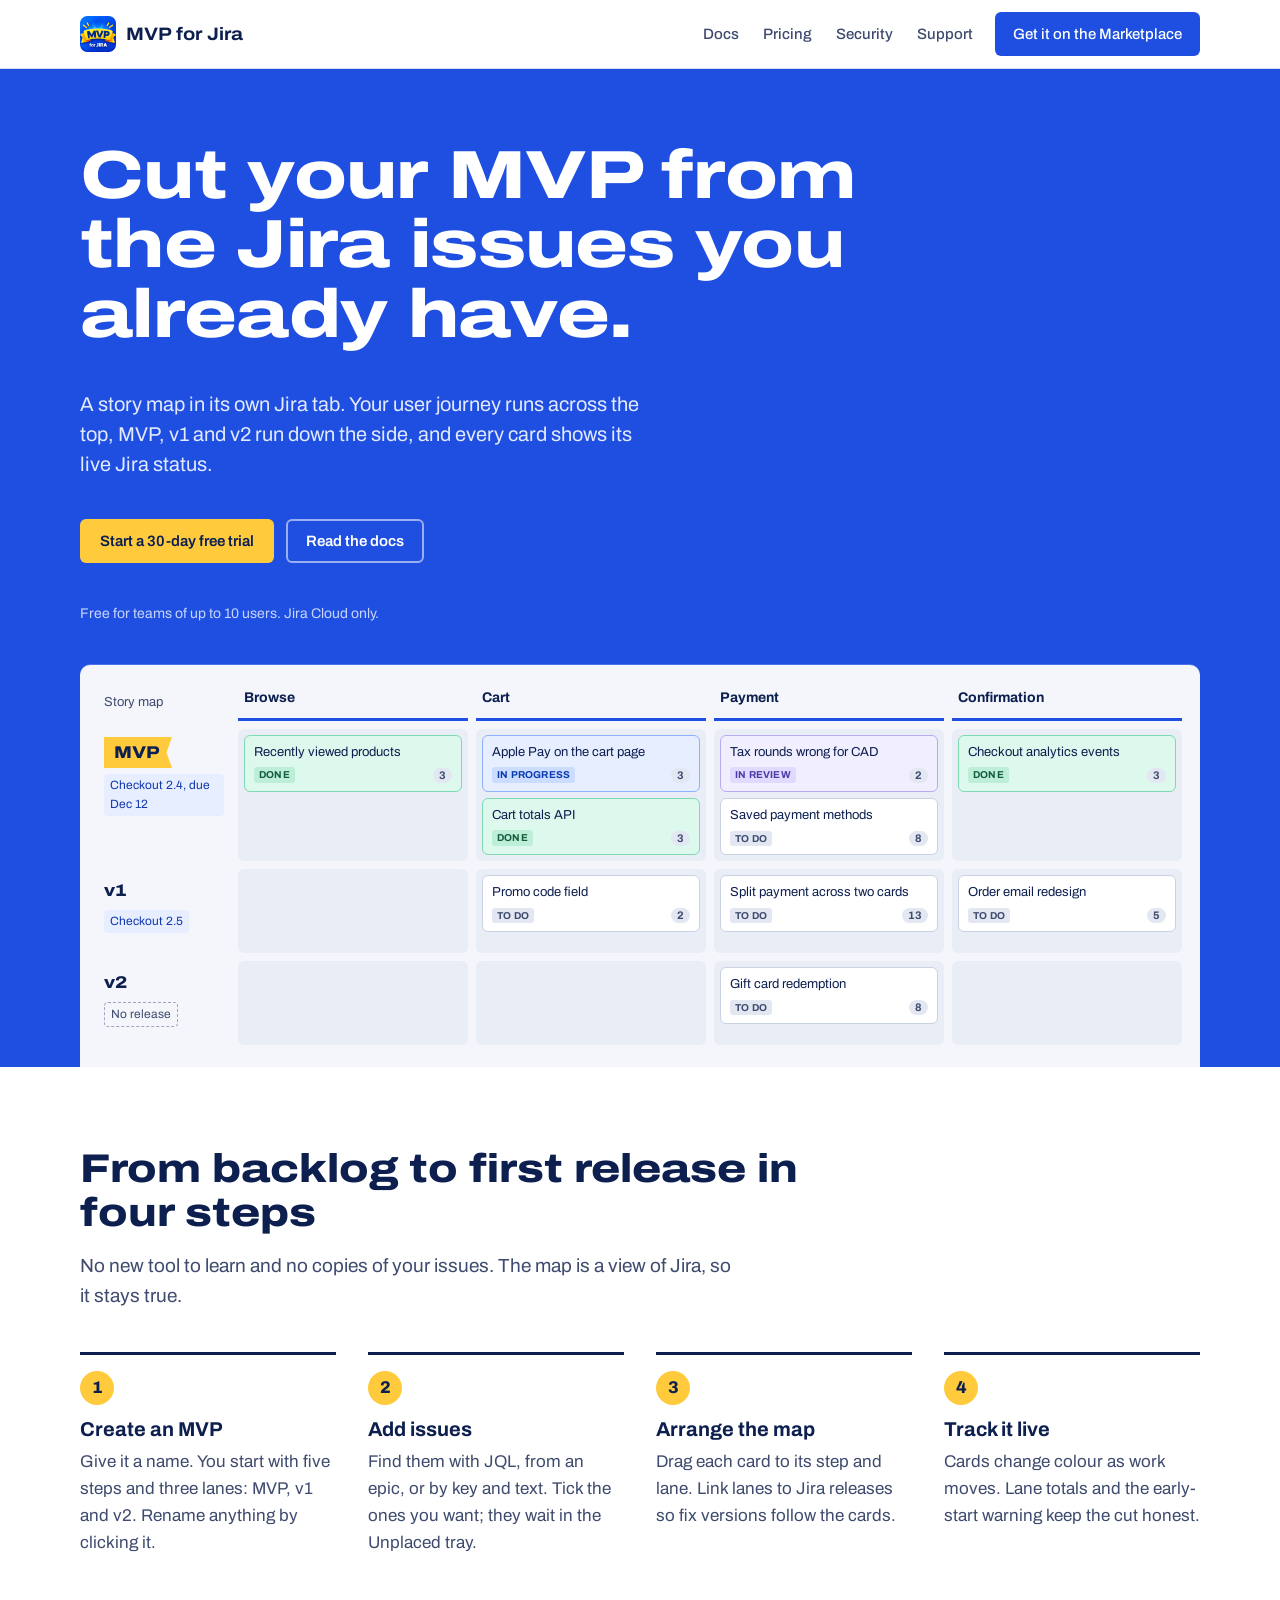
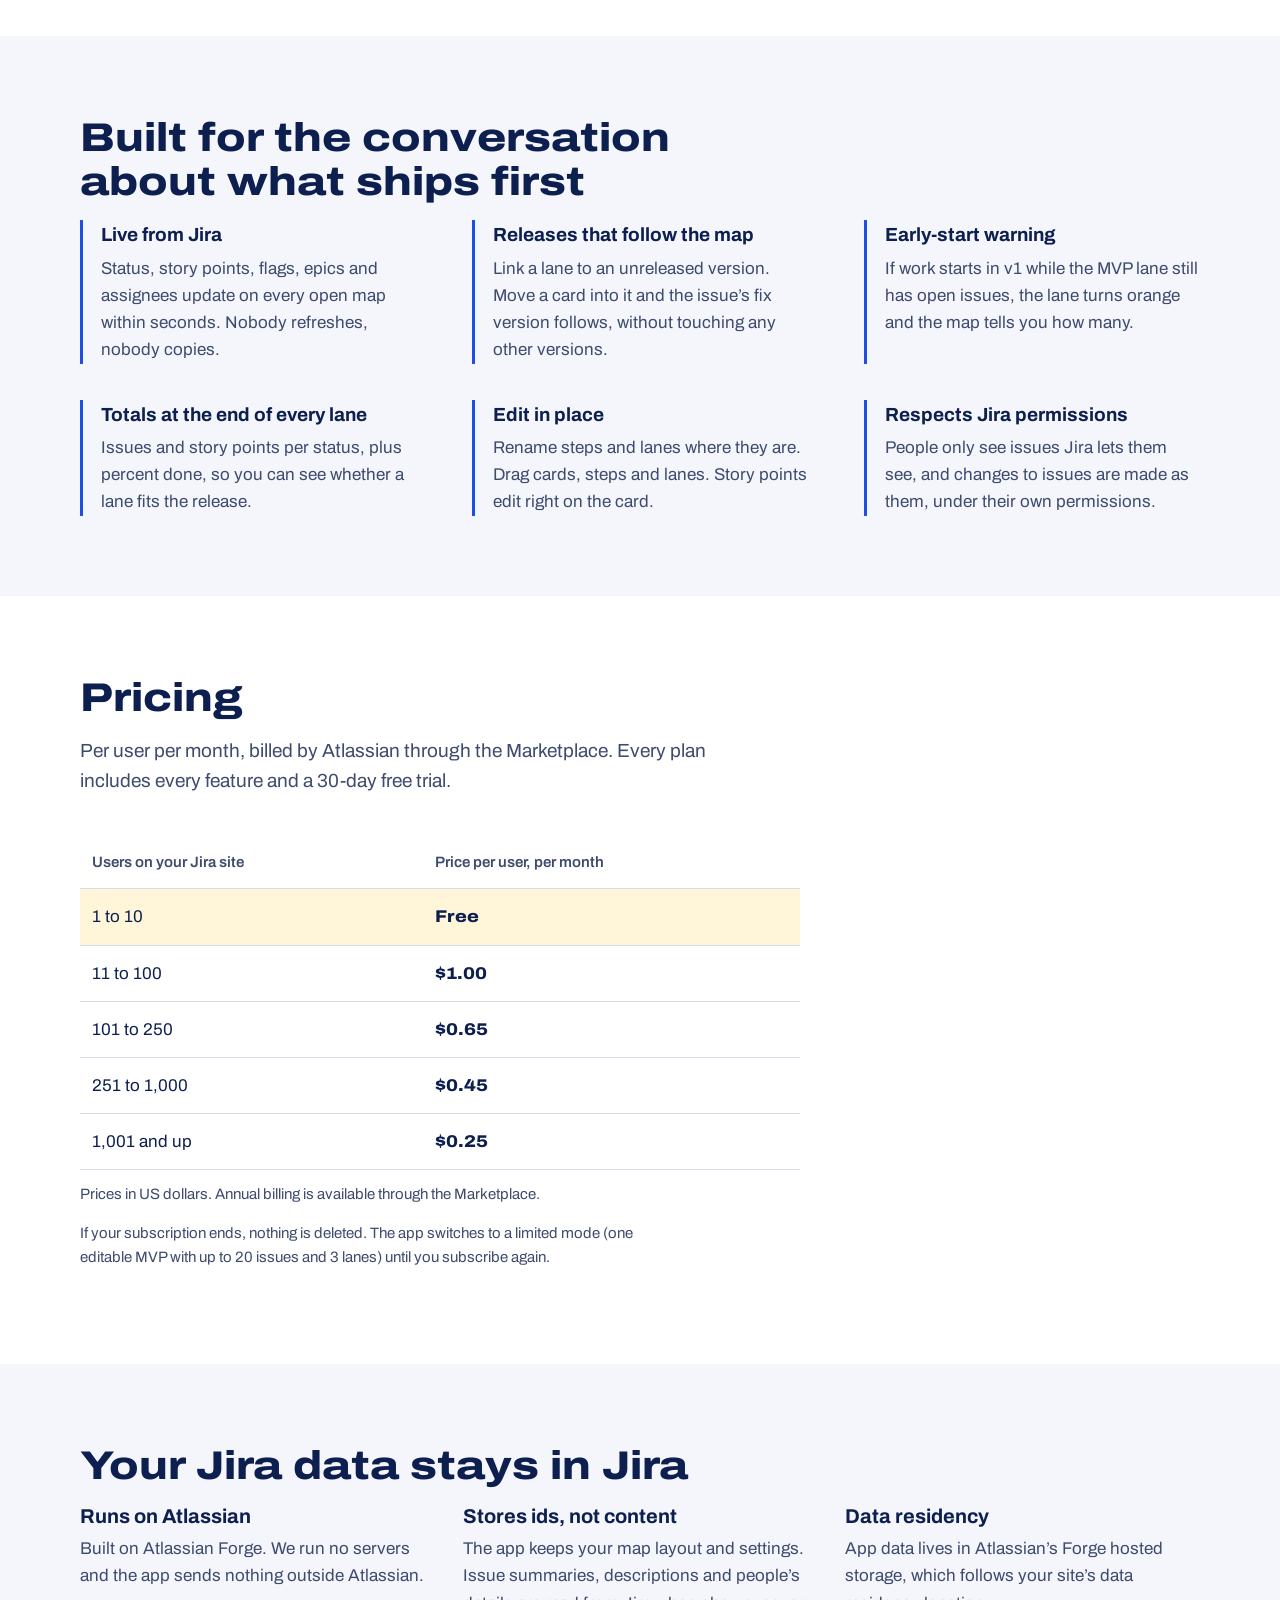
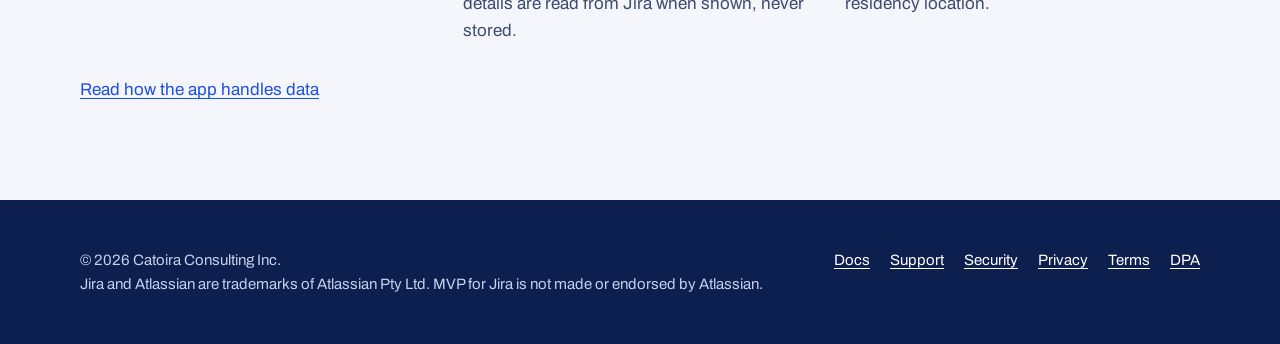
<file: index.html>
<!doctype html>
<html lang="en">
<head>
<meta charset="utf-8">
<meta name="viewport" content="width=device-width, initial-scale=1">
<title>MVP for Jira: story maps for your first release</title>
<meta name="description" content="A story map in its own Jira tab. Lay out your user journey, cut MVP, v1 and v2 from the issues you already have, and watch every card follow its live Jira status.">
<link rel="icon" href="assets/favicon.png">
<link rel="apple-touch-icon" href="assets/apple-touch-icon.png">
<link rel="stylesheet" href="assets/site.css">
</head>
<body>
<a class="skip" href="#main">Skip to content</a>
<header class="site-head">
  <div class="wrap">
    <a class="brand" href="./"><img src="assets/icon.png" alt="" width="36" height="36">MVP for Jira</a>
    <nav class="site-nav" aria-label="Main">
      <a href="docs.html">Docs</a>
      <a href="#pricing">Pricing</a>
      <a href="security.html">Security</a>
      <a href="support.html">Support</a>
      <!-- MARKETPLACE_URL: replace with the listing URL once it exists -->
      <a class="btn btn-blue" href="https://marketplace.atlassian.com/search?query=MVP%20for%20Jira">Get it on the Marketplace</a>
    </nav>
  </div>
</header>

<main id="main">
  <section class="hero" aria-labelledby="hero-title">
    <div class="wrap">
      <h1 id="hero-title">Cut your MVP from the Jira issues you already have.</h1>
      <p class="lede">A story map in its own Jira tab. Your user journey runs across the top, MVP, v1 and v2 run down the side, and every card shows its live Jira status.</p>
      <div class="actions">
        <a class="btn btn-primary" href="https://marketplace.atlassian.com/search?query=MVP%20for%20Jira">Start a 30-day free trial</a>
        <a class="btn btn-ghost" href="docs.html">Read the docs</a>
      </div>
      <p class="fine">Free for teams of up to 10 users. Jira Cloud only.</p>

      <div class="map" role="img" aria-label="Example story map: steps Browse, Cart, Payment and Confirmation across the top; lanes MVP, v1 and v2 down the side, with issue cards coloured by status.">
        <div class="map-scroll">
          <div class="map-grid" aria-hidden="true">
            <div class="map-corner">Story map</div>
            <div class="map-step">Browse</div>
            <div class="map-step">Cart</div>
            <div class="map-step">Payment</div>
            <div class="map-step">Confirmation</div>

            <div class="lane-head"><span class="lane-name ribbon">MVP</span><span class="release">Checkout 2.4, due Dec 12</span></div>
            <div class="cell"><div class="card done">Recently viewed products<div class="meta"><span class="st">DONE</span><span class="pts">3</span></div></div></div>
            <div class="cell"><div class="card prog">Apple Pay on the cart page<div class="meta"><span class="st">IN PROGRESS</span><span class="pts">3</span></div></div><div class="card done">Cart totals API<div class="meta"><span class="st">DONE</span><span class="pts">3</span></div></div></div>
            <div class="cell"><div class="card rev">Tax rounds wrong for CAD<div class="meta"><span class="st">IN REVIEW</span><span class="pts">2</span></div></div><div class="card landing">Saved payment methods<div class="meta"><span class="st">TO DO</span><span class="pts">8</span></div></div></div>
            <div class="cell"><div class="card done">Checkout analytics events<div class="meta"><span class="st">DONE</span><span class="pts">3</span></div></div></div>

            <div class="lane-head"><span class="lane-name">v1</span><span class="release">Checkout 2.5</span></div>
            <div class="cell"></div>
            <div class="cell"><div class="card">Promo code field<div class="meta"><span class="st">TO DO</span><span class="pts">2</span></div></div></div>
            <div class="cell"><div class="card">Split payment across two cards<div class="meta"><span class="st">TO DO</span><span class="pts">13</span></div></div></div>
            <div class="cell"><div class="card">Order email redesign<div class="meta"><span class="st">TO DO</span><span class="pts">5</span></div></div></div>

            <div class="lane-head"><span class="lane-name">v2</span><span class="release none">No release</span></div>
            <div class="cell"></div>
            <div class="cell"></div>
            <div class="cell"><div class="card">Gift card redemption<div class="meta"><span class="st">TO DO</span><span class="pts">8</span></div></div></div>
            <div class="cell"></div>
          </div>
        </div>
      </div>
    </div>
  </section>

  <section class="band" aria-labelledby="how-title">
    <div class="wrap">
      <h2 id="how-title">From backlog to first release in four steps</h2>
      <p class="intro">No new tool to learn and no copies of your issues. The map is a view of Jira, so it stays true.</p>
      <ol class="steps">
        <li><h3>Create an MVP</h3><p>Give it a name. You start with five steps and three lanes: MVP, v1 and v2. Rename anything by clicking it.</p></li>
        <li><h3>Add issues</h3><p>Find them with JQL, from an epic, or by key and text. Tick the ones you want; they wait in the Unplaced tray.</p></li>
        <li><h3>Arrange the map</h3><p>Drag each card to its step and lane. Link lanes to Jira releases so fix versions follow the cards.</p></li>
        <li><h3>Track it live</h3><p>Cards change colour as work moves. Lane totals and the early-start warning keep the cut honest.</p></li>
      </ol>
    </div>
  </section>

  <section class="band alt" aria-labelledby="features-title">
    <div class="wrap">
      <h2 id="features-title">Built for the conversation about what ships first</h2>
      <dl class="features">
        <div><dt>Live from Jira</dt><dd>Status, story points, flags, epics and assignees update on every open map within seconds. Nobody refreshes, nobody copies.</dd></div>
        <div><dt>Releases that follow the map</dt><dd>Link a lane to an unreleased version. Move a card into it and the issue’s fix version follows, without touching any other versions.</dd></div>
        <div><dt>Early-start warning</dt><dd>If work starts in v1 while the MVP lane still has open issues, the lane turns orange and the map tells you how many.</dd></div>
        <div><dt>Totals at the end of every lane</dt><dd>Issues and story points per status, plus percent done, so you can see whether a lane fits the release.</dd></div>
        <div><dt>Edit in place</dt><dd>Rename steps and lanes where they are. Drag cards, steps and lanes. Story points edit right on the card.</dd></div>
        <div><dt>Respects Jira permissions</dt><dd>People only see issues Jira lets them see, and changes to issues are made as them, under their own permissions.</dd></div>
      </dl>
    </div>
  </section>

  <section class="band" id="pricing" aria-labelledby="pricing-title">
    <div class="wrap">
      <h2 id="pricing-title">Pricing</h2>
      <p class="intro">Per user per month, billed by Atlassian through the Marketplace. Every plan includes every feature and a 30-day free trial.</p>
      <table class="price-table">
        <caption class="note" style="caption-side: bottom; text-align: left; padding-top: 12px">Prices in US dollars. Annual billing is available through the Marketplace.</caption>
        <thead><tr><th scope="col">Users on your Jira site</th><th scope="col">Price per user, per month</th></tr></thead>
        <tbody>
          <tr class="free"><td>1 to 10</td><td class="price">Free</td></tr>
          <tr><td>11 to 100</td><td class="price">$1.00</td></tr>
          <tr><td>101 to 250</td><td class="price">$0.65</td></tr>
          <tr><td>251 to 1,000</td><td class="price">$0.45</td></tr>
          <tr><td>1,001 and up</td><td class="price">$0.25</td></tr>
        </tbody>
      </table>
      <p class="note">If your subscription ends, nothing is deleted. The app switches to a limited mode (one editable MVP with up to 20 issues and 3 lanes) until you subscribe again.</p>
    </div>
  </section>

  <section class="band alt" aria-labelledby="trust-title">
    <div class="wrap">
      <h2 id="trust-title">Your Jira data stays in Jira</h2>
      <div class="trust">
        <div><h3>Runs on Atlassian</h3><p>Built on Atlassian Forge. We run no servers and the app sends nothing outside Atlassian.</p></div>
        <div><h3>Stores ids, not content</h3><p>The app keeps your map layout and settings. Issue summaries, descriptions and people’s details are read from Jira when shown, never stored.</p></div>
        <div><h3>Data residency</h3><p>App data lives in Atlassian’s Forge hosted storage, which follows your site’s data residency location.</p></div>
      </div>
      <p style="margin-top: 32px"><a href="security.html">Read how the app handles data</a></p>
    </div>
  </section>
</main>

<footer class="site-foot">
  <div class="wrap">
    <div>
      <p>© 2026 Catoira Consulting Inc.</p>
      <p>Jira and Atlassian are trademarks of Atlassian Pty Ltd. MVP for Jira is not made or endorsed by Atlassian.</p>
    </div>
    <nav aria-label="Footer">
      <a href="docs.html">Docs</a>
      <a href="support.html">Support</a>
      <a href="security.html">Security</a>
      <a href="privacy.html">Privacy</a>
      <a href="terms.html">Terms</a>
      <a href="dpa.html">DPA</a>
    </nav>
  </div>
</footer>
</body>
</html>
</file>
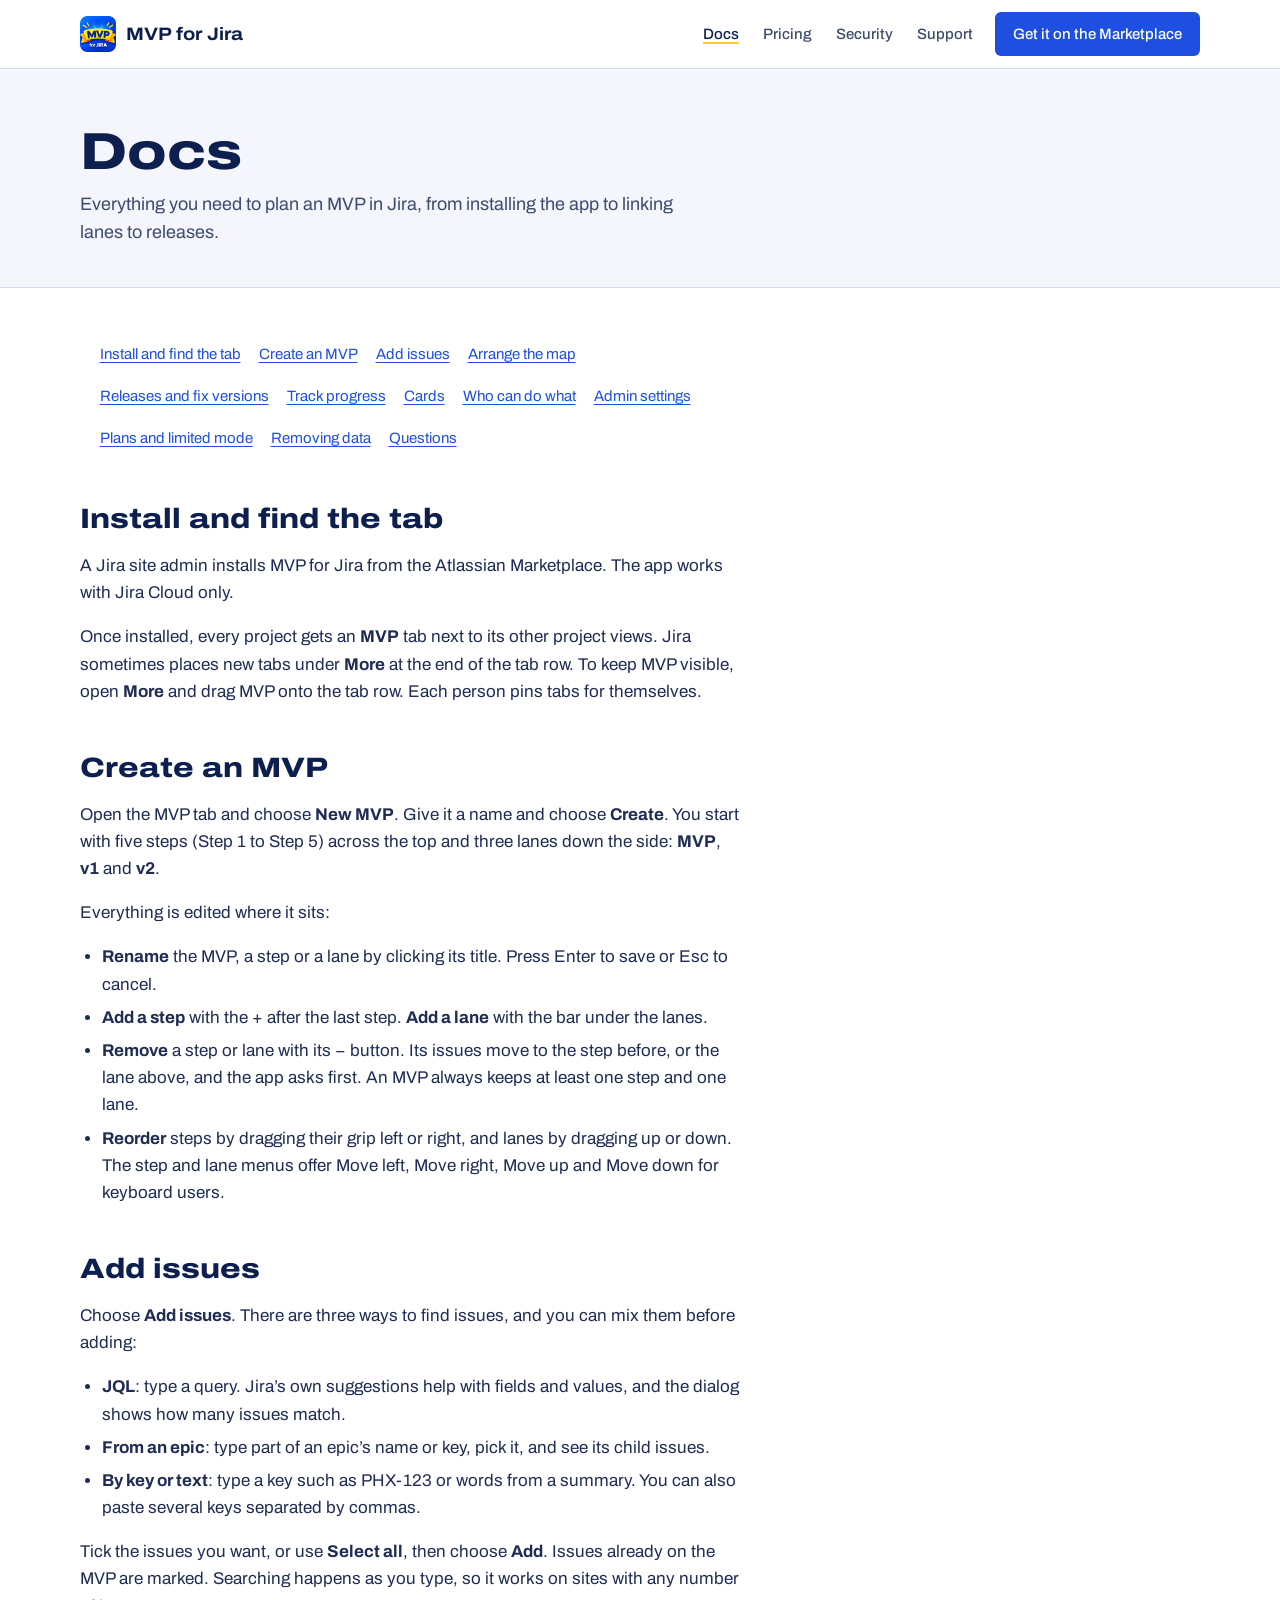
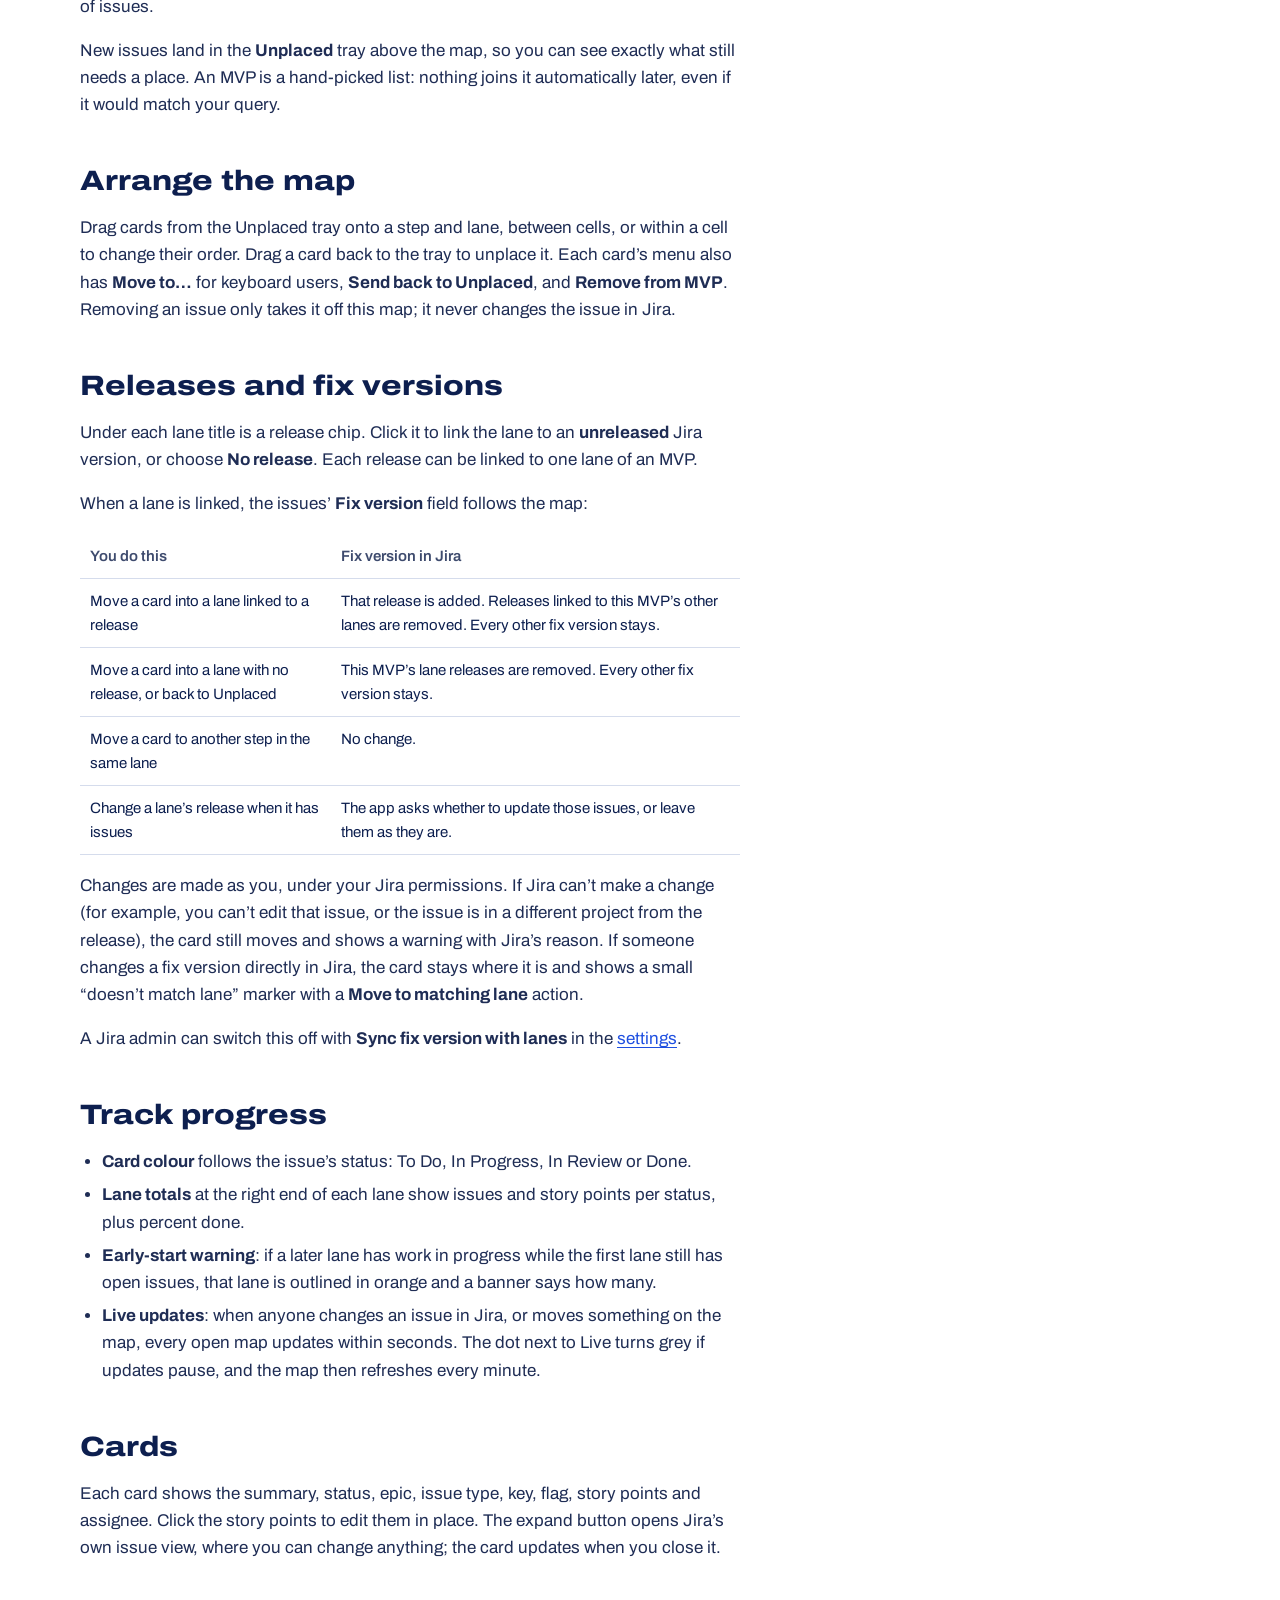
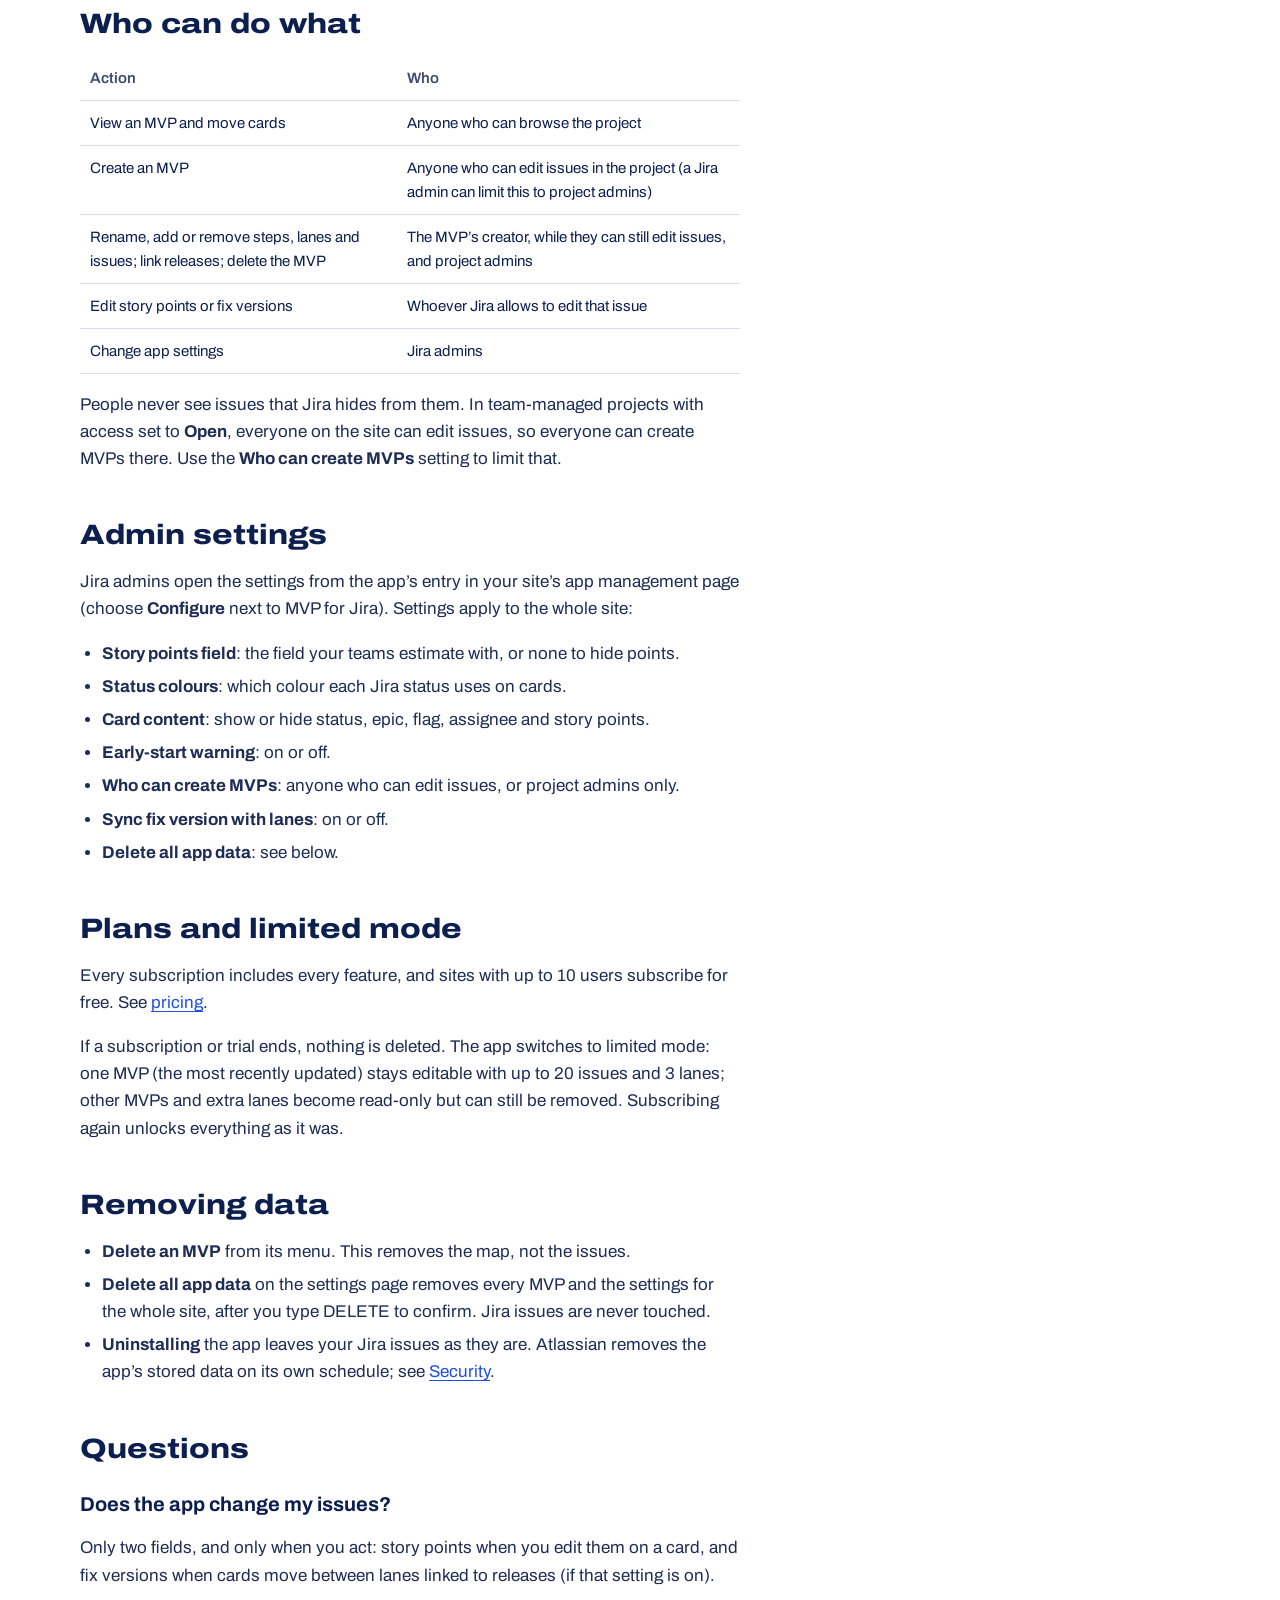
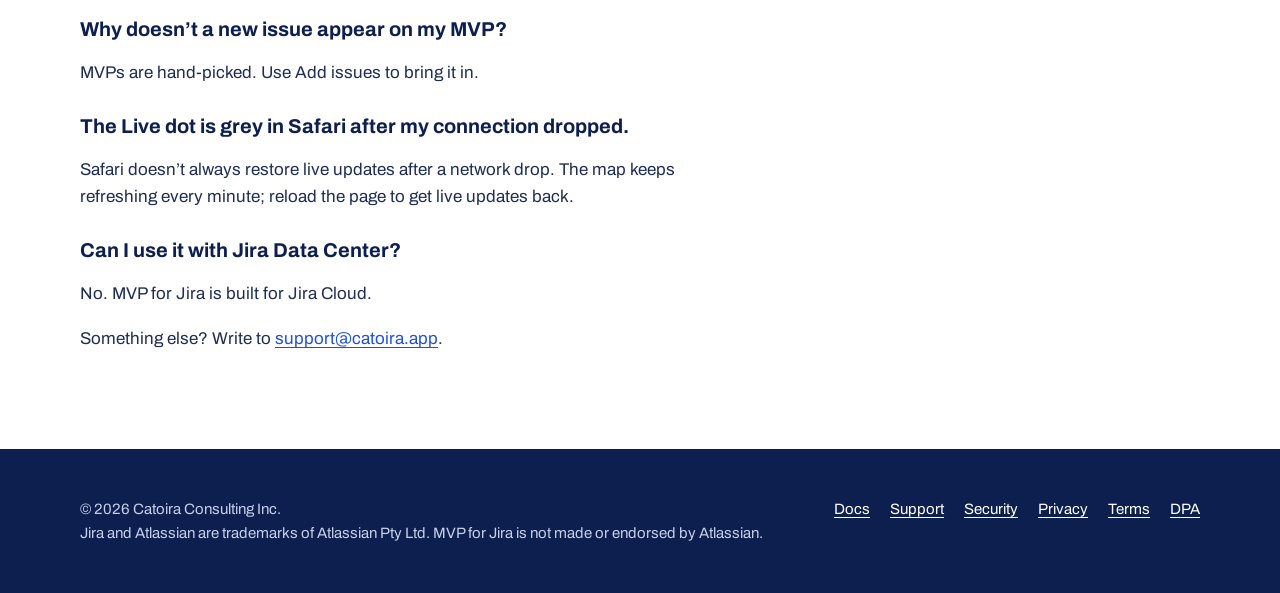
<file: docs.html>
<!doctype html>
<html lang="en">
<head>
<meta charset="utf-8">
<meta name="viewport" content="width=device-width, initial-scale=1">
<title>Docs | MVP for Jira</title>
<meta name="description" content="How to install MVP for Jira, build a story map, link lanes to releases, and manage settings.">
<link rel="icon" href="assets/favicon.png">
<link rel="apple-touch-icon" href="assets/apple-touch-icon.png">
<link rel="stylesheet" href="assets/site.css">
</head>
<body>
<a class="skip" href="#main">Skip to content</a>
<header class="site-head">
  <div class="wrap">
    <a class="brand" href="./"><img src="assets/icon.png" alt="" width="36" height="36">MVP for Jira</a>
    <nav class="site-nav" aria-label="Main">
      <a href="docs.html" aria-current="page">Docs</a>
      <a href="index.html#pricing">Pricing</a>
      <a href="security.html">Security</a>
      <a href="support.html">Support</a>
      <!-- MARKETPLACE_URL: replace with the listing URL once it exists -->
      <a class="btn btn-blue" href="https://marketplace.atlassian.com/search?query=MVP%20for%20Jira">Get it on the Marketplace</a>
    </nav>
  </div>
</header>
<main id="main">
  <div class="page-head"><div class="wrap"><h1>Docs</h1><p>Everything you need to plan an MVP in Jira, from installing the app to linking lanes to releases.</p></div></div>
  <div class="prose"><div class="wrap"><article>
<ul class="toc" aria-label="On this page">
  <li><a href="#install">Install and find the tab</a></li>
  <li><a href="#create">Create an MVP</a></li>
  <li><a href="#add">Add issues</a></li>
  <li><a href="#arrange">Arrange the map</a></li>
  <li><a href="#releases">Releases and fix versions</a></li>
  <li><a href="#track">Track progress</a></li>
  <li><a href="#cards">Cards</a></li>
  <li><a href="#permissions">Who can do what</a></li>
  <li><a href="#settings">Admin settings</a></li>
  <li><a href="#plans">Plans and limited mode</a></li>
  <li><a href="#remove">Removing data</a></li>
  <li><a href="#faq">Questions</a></li>
</ul>

<h2 id="install">Install and find the tab</h2>
<p>A Jira site admin installs MVP for Jira from the Atlassian Marketplace. The app works with Jira Cloud only.</p>
<p>Once installed, every project gets an <strong>MVP</strong> tab next to its other project views. Jira sometimes places new tabs under <strong>More</strong> at the end of the tab row. To keep MVP visible, open <strong>More</strong> and drag MVP onto the tab row. Each person pins tabs for themselves.</p>

<h2 id="create">Create an MVP</h2>
<p>Open the MVP tab and choose <strong>New MVP</strong>. Give it a name and choose <strong>Create</strong>. You start with five steps (Step 1 to Step 5) across the top and three lanes down the side: <strong>MVP</strong>, <strong>v1</strong> and <strong>v2</strong>.</p>
<p>Everything is edited where it sits:</p>
<ul>
  <li><strong>Rename</strong> the MVP, a step or a lane by clicking its title. Press Enter to save or Esc to cancel.</li>
  <li><strong>Add a step</strong> with the + after the last step. <strong>Add a lane</strong> with the bar under the lanes.</li>
  <li><strong>Remove</strong> a step or lane with its − button. Its issues move to the step before, or the lane above, and the app asks first. An MVP always keeps at least one step and one lane.</li>
  <li><strong>Reorder</strong> steps by dragging their grip left or right, and lanes by dragging up or down. The step and lane menus offer Move left, Move right, Move up and Move down for keyboard users.</li>
</ul>

<h2 id="add">Add issues</h2>
<p>Choose <strong>Add issues</strong>. There are three ways to find issues, and you can mix them before adding:</p>
<ul>
  <li><strong>JQL</strong>: type a query. Jira’s own suggestions help with fields and values, and the dialog shows how many issues match.</li>
  <li><strong>From an epic</strong>: type part of an epic’s name or key, pick it, and see its child issues.</li>
  <li><strong>By key or text</strong>: type a key such as PHX-123 or words from a summary. You can also paste several keys separated by commas.</li>
</ul>
<p>Tick the issues you want, or use <strong>Select all</strong>, then choose <strong>Add</strong>. Issues already on the MVP are marked. Searching happens as you type, so it works on sites with any number of issues.</p>
<p>New issues land in the <strong>Unplaced</strong> tray above the map, so you can see exactly what still needs a place. An MVP is a hand-picked list: nothing joins it automatically later, even if it would match your query.</p>

<h2 id="arrange">Arrange the map</h2>
<p>Drag cards from the Unplaced tray onto a step and lane, between cells, or within a cell to change their order. Drag a card back to the tray to unplace it. Each card’s menu also has <strong>Move to…</strong> for keyboard users, <strong>Send back to Unplaced</strong>, and <strong>Remove from MVP</strong>. Removing an issue only takes it off this map; it never changes the issue in Jira.</p>

<h2 id="releases">Releases and fix versions</h2>
<p>Under each lane title is a release chip. Click it to link the lane to an <strong>unreleased</strong> Jira version, or choose <strong>No release</strong>. Each release can be linked to one lane of an MVP.</p>
<p>When a lane is linked, the issues’ <strong>Fix version</strong> field follows the map:</p>
<table>
  <thead><tr><th scope="col">You do this</th><th scope="col">Fix version in Jira</th></tr></thead>
  <tbody>
    <tr><td>Move a card into a lane linked to a release</td><td>That release is added. Releases linked to this MVP’s other lanes are removed. Every other fix version stays.</td></tr>
    <tr><td>Move a card into a lane with no release, or back to Unplaced</td><td>This MVP’s lane releases are removed. Every other fix version stays.</td></tr>
    <tr><td>Move a card to another step in the same lane</td><td>No change.</td></tr>
    <tr><td>Change a lane’s release when it has issues</td><td>The app asks whether to update those issues, or leave them as they are.</td></tr>
  </tbody>
</table>
<p>Changes are made as you, under your Jira permissions. If Jira can’t make a change (for example, you can’t edit that issue, or the issue is in a different project from the release), the card still moves and shows a warning with Jira’s reason. If someone changes a fix version directly in Jira, the card stays where it is and shows a small “doesn’t match lane” marker with a <strong>Move to matching lane</strong> action.</p>
<p>A Jira admin can switch this off with <strong>Sync fix version with lanes</strong> in the <a href="#settings">settings</a>.</p>

<h2 id="track">Track progress</h2>
<ul>
  <li><strong>Card colour</strong> follows the issue’s status: To Do, In Progress, In Review or Done.</li>
  <li><strong>Lane totals</strong> at the right end of each lane show issues and story points per status, plus percent done.</li>
  <li><strong>Early-start warning</strong>: if a later lane has work in progress while the first lane still has open issues, that lane is outlined in orange and a banner says how many.</li>
  <li><strong>Live updates</strong>: when anyone changes an issue in Jira, or moves something on the map, every open map updates within seconds. The dot next to Live turns grey if updates pause, and the map then refreshes every minute.</li>
</ul>

<h2 id="cards">Cards</h2>
<p>Each card shows the summary, status, epic, issue type, key, flag, story points and assignee. Click the story points to edit them in place. The expand button opens Jira’s own issue view, where you can change anything; the card updates when you close it.</p>

<h2 id="permissions">Who can do what</h2>
<table>
  <thead><tr><th scope="col">Action</th><th scope="col">Who</th></tr></thead>
  <tbody>
    <tr><td>View an MVP and move cards</td><td>Anyone who can browse the project</td></tr>
    <tr><td>Create an MVP</td><td>Anyone who can edit issues in the project (a Jira admin can limit this to project admins)</td></tr>
    <tr><td>Rename, add or remove steps, lanes and issues; link releases; delete the MVP</td><td>The MVP’s creator, while they can still edit issues, and project admins</td></tr>
    <tr><td>Edit story points or fix versions</td><td>Whoever Jira allows to edit that issue</td></tr>
    <tr><td>Change app settings</td><td>Jira admins</td></tr>
  </tbody>
</table>
<p>People never see issues that Jira hides from them. In team-managed projects with access set to <strong>Open</strong>, everyone on the site can edit issues, so everyone can create MVPs there. Use the <strong>Who can create MVPs</strong> setting to limit that.</p>

<h2 id="settings">Admin settings</h2>
<p>Jira admins open the settings from the app’s entry in your site’s app management page (choose <strong>Configure</strong> next to MVP for Jira). Settings apply to the whole site:</p>
<ul>
  <li><strong>Story points field</strong>: the field your teams estimate with, or none to hide points.</li>
  <li><strong>Status colours</strong>: which colour each Jira status uses on cards.</li>
  <li><strong>Card content</strong>: show or hide status, epic, flag, assignee and story points.</li>
  <li><strong>Early-start warning</strong>: on or off.</li>
  <li><strong>Who can create MVPs</strong>: anyone who can edit issues, or project admins only.</li>
  <li><strong>Sync fix version with lanes</strong>: on or off.</li>
  <li><strong>Delete all app data</strong>: see below.</li>
</ul>

<h2 id="plans">Plans and limited mode</h2>
<p>Every subscription includes every feature, and sites with up to 10 users subscribe for free. See <a href="index.html#pricing">pricing</a>.</p>
<p>If a subscription or trial ends, nothing is deleted. The app switches to limited mode: one MVP (the most recently updated) stays editable with up to 20 issues and 3 lanes; other MVPs and extra lanes become read-only but can still be removed. Subscribing again unlocks everything as it was.</p>

<h2 id="remove">Removing data</h2>
<ul>
  <li><strong>Delete an MVP</strong> from its menu. This removes the map, not the issues.</li>
  <li><strong>Delete all app data</strong> on the settings page removes every MVP and the settings for the whole site, after you type DELETE to confirm. Jira issues are never touched.</li>
  <li><strong>Uninstalling</strong> the app leaves your Jira issues as they are. Atlassian removes the app’s stored data on its own schedule; see <a href="security.html#retention">Security</a>.</li>
</ul>

<h2 id="faq">Questions</h2>
<h3>Does the app change my issues?</h3>
<p>Only two fields, and only when you act: story points when you edit them on a card, and fix versions when cards move between lanes linked to releases (if that setting is on).</p>
<h3>Why doesn’t a new issue appear on my MVP?</h3>
<p>MVPs are hand-picked. Use Add issues to bring it in.</p>
<h3>The Live dot is grey in Safari after my connection dropped.</h3>
<p>Safari doesn’t always restore live updates after a network drop. The map keeps refreshing every minute; reload the page to get live updates back.</p>
<h3>Can I use it with Jira Data Center?</h3>
<p>No. MVP for Jira is built for Jira Cloud.</p>
<p>Something else? Write to <a href="mailto:support@catoira.app">support@catoira.app</a>.</p>
  </article></div></div>
</main>
<footer class="site-foot">
  <div class="wrap">
    <div>
      <p>© 2026 Catoira Consulting Inc.</p>
      <p>Jira and Atlassian are trademarks of Atlassian Pty Ltd. MVP for Jira is not made or endorsed by Atlassian.</p>
    </div>
    <nav aria-label="Footer">
      <a href="docs.html">Docs</a>
      <a href="support.html">Support</a>
      <a href="security.html">Security</a>
      <a href="privacy.html">Privacy</a>
      <a href="terms.html">Terms</a>
      <a href="dpa.html">DPA</a>
    </nav>
  </div>
</footer>
</body>
</html>
</file>
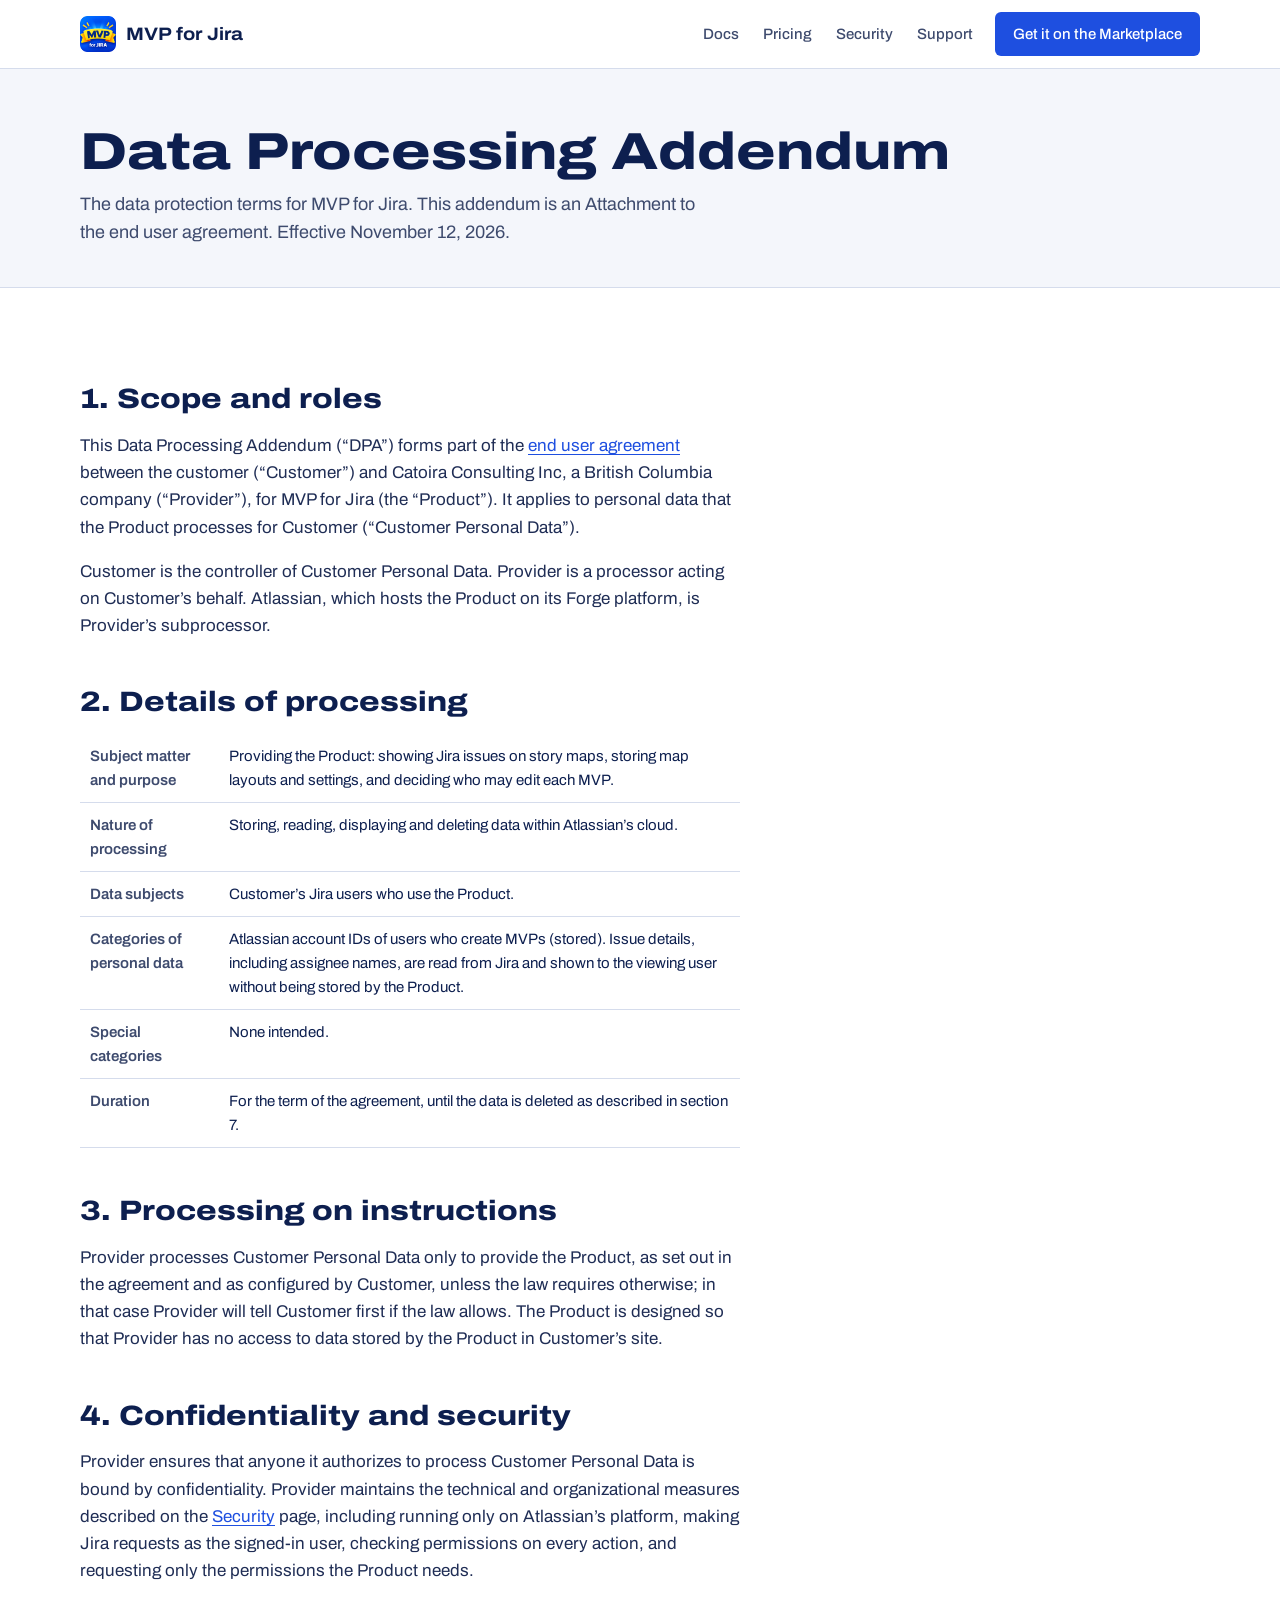
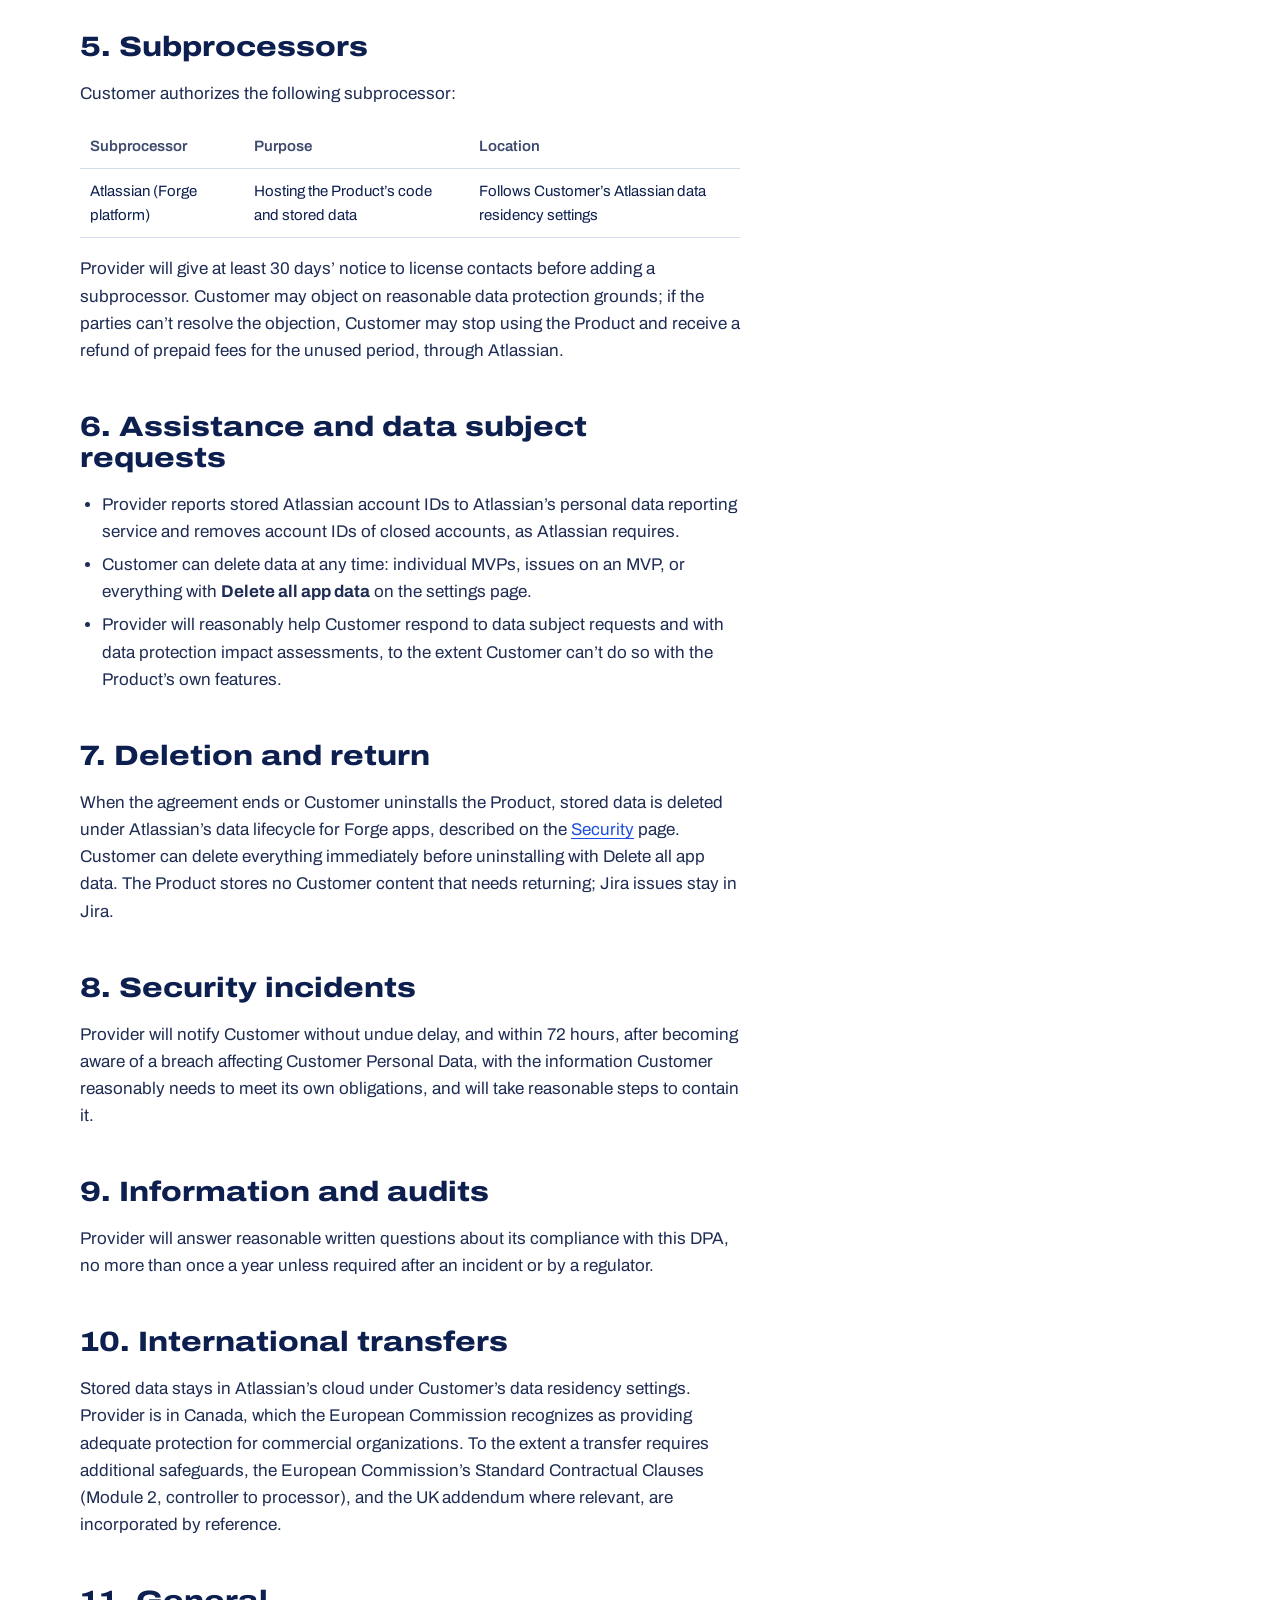
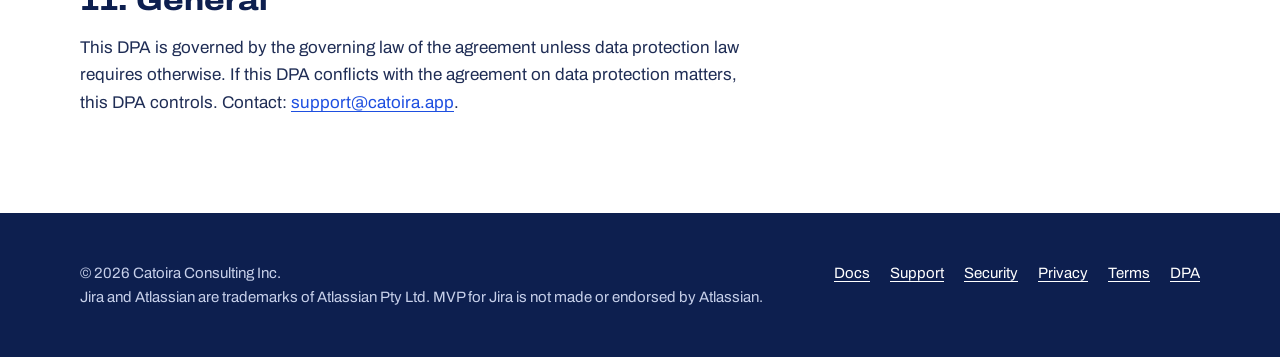
<file: dpa.html>
<!doctype html>
<html lang="en">
<head>
<meta charset="utf-8">
<meta name="viewport" content="width=device-width, initial-scale=1">
<title>Data Processing Addendum | MVP for Jira</title>
<meta name="description" content="How Catoira Consulting Inc processes personal data for customers of MVP for Jira, as a processor.">
<link rel="icon" href="assets/favicon.png">
<link rel="apple-touch-icon" href="assets/apple-touch-icon.png">
<link rel="stylesheet" href="assets/site.css">
</head>
<body>
<a class="skip" href="#main">Skip to content</a>
<header class="site-head">
  <div class="wrap">
    <a class="brand" href="./"><img src="assets/icon.png" alt="" width="36" height="36">MVP for Jira</a>
    <nav class="site-nav" aria-label="Main">
      <a href="docs.html">Docs</a>
      <a href="index.html#pricing">Pricing</a>
      <a href="security.html">Security</a>
      <a href="support.html">Support</a>
      <!-- MARKETPLACE_URL: replace with the listing URL once it exists -->
      <a class="btn btn-blue" href="https://marketplace.atlassian.com/search?query=MVP%20for%20Jira">Get it on the Marketplace</a>
    </nav>
  </div>
</header>
<main id="main">
  <div class="page-head"><div class="wrap"><h1>Data Processing Addendum</h1><p>The data protection terms for MVP for Jira. This addendum is an Attachment to the end user agreement. Effective November 12, 2026.</p></div></div>
  <div class="prose"><div class="wrap"><article>
<h2 id="scope">1. Scope and roles</h2>
<p>This Data Processing Addendum (“DPA”) forms part of the <a href="terms.html">end user agreement</a> between the customer (“Customer”) and Catoira Consulting Inc, a British Columbia company (“Provider”), for MVP for Jira (the “Product”). It applies to personal data that the Product processes for Customer (“Customer Personal Data”).</p>
<p>Customer is the controller of Customer Personal Data. Provider is a processor acting on Customer’s behalf. Atlassian, which hosts the Product on its Forge platform, is Provider’s subprocessor.</p>

<h2 id="details">2. Details of processing</h2>
<table>
  <tbody>
    <tr><th scope="row">Subject matter and purpose</th><td>Providing the Product: showing Jira issues on story maps, storing map layouts and settings, and deciding who may edit each MVP.</td></tr>
    <tr><th scope="row">Nature of processing</th><td>Storing, reading, displaying and deleting data within Atlassian’s cloud.</td></tr>
    <tr><th scope="row">Data subjects</th><td>Customer’s Jira users who use the Product.</td></tr>
    <tr><th scope="row">Categories of personal data</th><td>Atlassian account IDs of users who create MVPs (stored). Issue details, including assignee names, are read from Jira and shown to the viewing user without being stored by the Product.</td></tr>
    <tr><th scope="row">Special categories</th><td>None intended.</td></tr>
    <tr><th scope="row">Duration</th><td>For the term of the agreement, until the data is deleted as described in section 7.</td></tr>
  </tbody>
</table>

<h2 id="instructions">3. Processing on instructions</h2>
<p>Provider processes Customer Personal Data only to provide the Product, as set out in the agreement and as configured by Customer, unless the law requires otherwise; in that case Provider will tell Customer first if the law allows. The Product is designed so that Provider has no access to data stored by the Product in Customer’s site.</p>

<h2 id="security">4. Confidentiality and security</h2>
<p>Provider ensures that anyone it authorizes to process Customer Personal Data is bound by confidentiality. Provider maintains the technical and organizational measures described on the <a href="security.html">Security</a> page, including running only on Atlassian’s platform, making Jira requests as the signed-in user, checking permissions on every action, and requesting only the permissions the Product needs.</p>

<h2 id="subprocessors">5. Subprocessors</h2>
<p>Customer authorizes the following subprocessor:</p>
<table>
  <thead><tr><th scope="col">Subprocessor</th><th scope="col">Purpose</th><th scope="col">Location</th></tr></thead>
  <tbody>
    <tr><td>Atlassian (Forge platform)</td><td>Hosting the Product’s code and stored data</td><td>Follows Customer’s Atlassian data residency settings</td></tr>
  </tbody>
</table>
<p>Provider will give at least 30 days’ notice to license contacts before adding a subprocessor. Customer may object on reasonable data protection grounds; if the parties can’t resolve the objection, Customer may stop using the Product and receive a refund of prepaid fees for the unused period, through Atlassian.</p>

<h2 id="assistance">6. Assistance and data subject requests</h2>
<ul>
  <li>Provider reports stored Atlassian account IDs to Atlassian’s personal data reporting service and removes account IDs of closed accounts, as Atlassian requires.</li>
  <li>Customer can delete data at any time: individual MVPs, issues on an MVP, or everything with <strong>Delete all app data</strong> on the settings page.</li>
  <li>Provider will reasonably help Customer respond to data subject requests and with data protection impact assessments, to the extent Customer can’t do so with the Product’s own features.</li>
</ul>

<h2 id="deletion">7. Deletion and return</h2>
<p>When the agreement ends or Customer uninstalls the Product, stored data is deleted under Atlassian’s data lifecycle for Forge apps, described on the <a href="security.html#retention">Security</a> page. Customer can delete everything immediately before uninstalling with Delete all app data. The Product stores no Customer content that needs returning; Jira issues stay in Jira.</p>

<h2 id="incidents">8. Security incidents</h2>
<p>Provider will notify Customer without undue delay, and within 72 hours, after becoming aware of a breach affecting Customer Personal Data, with the information Customer reasonably needs to meet its own obligations, and will take reasonable steps to contain it.</p>

<h2 id="audits">9. Information and audits</h2>
<p>Provider will answer reasonable written questions about its compliance with this DPA, no more than once a year unless required after an incident or by a regulator.</p>

<h2 id="transfers">10. International transfers</h2>
<p>Stored data stays in Atlassian’s cloud under Customer’s data residency settings. Provider is in Canada, which the European Commission recognizes as providing adequate protection for commercial organizations. To the extent a transfer requires additional safeguards, the European Commission’s Standard Contractual Clauses (Module 2, controller to processor), and the UK addendum where relevant, are incorporated by reference.</p>

<h2 id="general">11. General</h2>
<p>This DPA is governed by the governing law of the agreement unless data protection law requires otherwise. If this DPA conflicts with the agreement on data protection matters, this DPA controls. Contact: <a href="mailto:support@catoira.app">support@catoira.app</a>.</p>
  </article></div></div>
</main>
<footer class="site-foot">
  <div class="wrap">
    <div>
      <p>© 2026 Catoira Consulting Inc.</p>
      <p>Jira and Atlassian are trademarks of Atlassian Pty Ltd. MVP for Jira is not made or endorsed by Atlassian.</p>
    </div>
    <nav aria-label="Footer">
      <a href="docs.html">Docs</a>
      <a href="support.html">Support</a>
      <a href="security.html">Security</a>
      <a href="privacy.html">Privacy</a>
      <a href="terms.html">Terms</a>
      <a href="dpa.html">DPA</a>
    </nav>
  </div>
</footer>
</body>
</html>
</file>
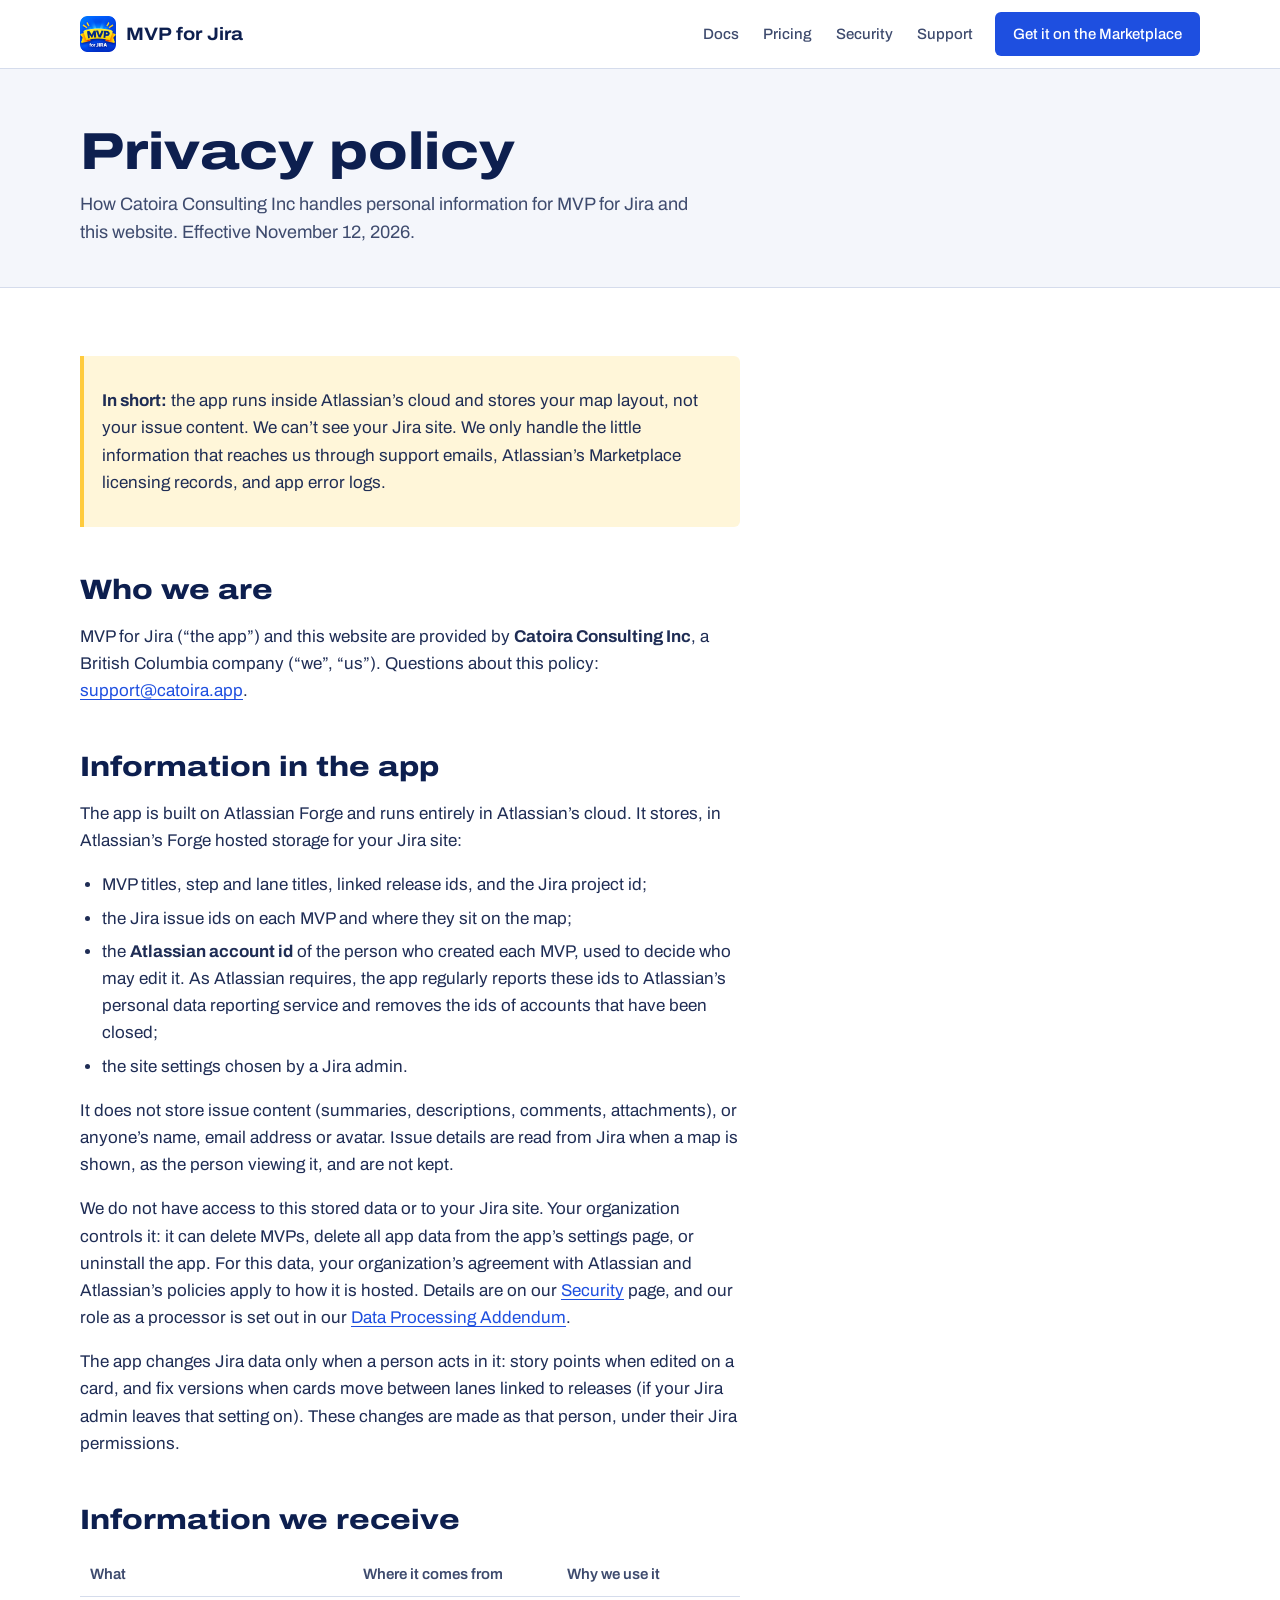
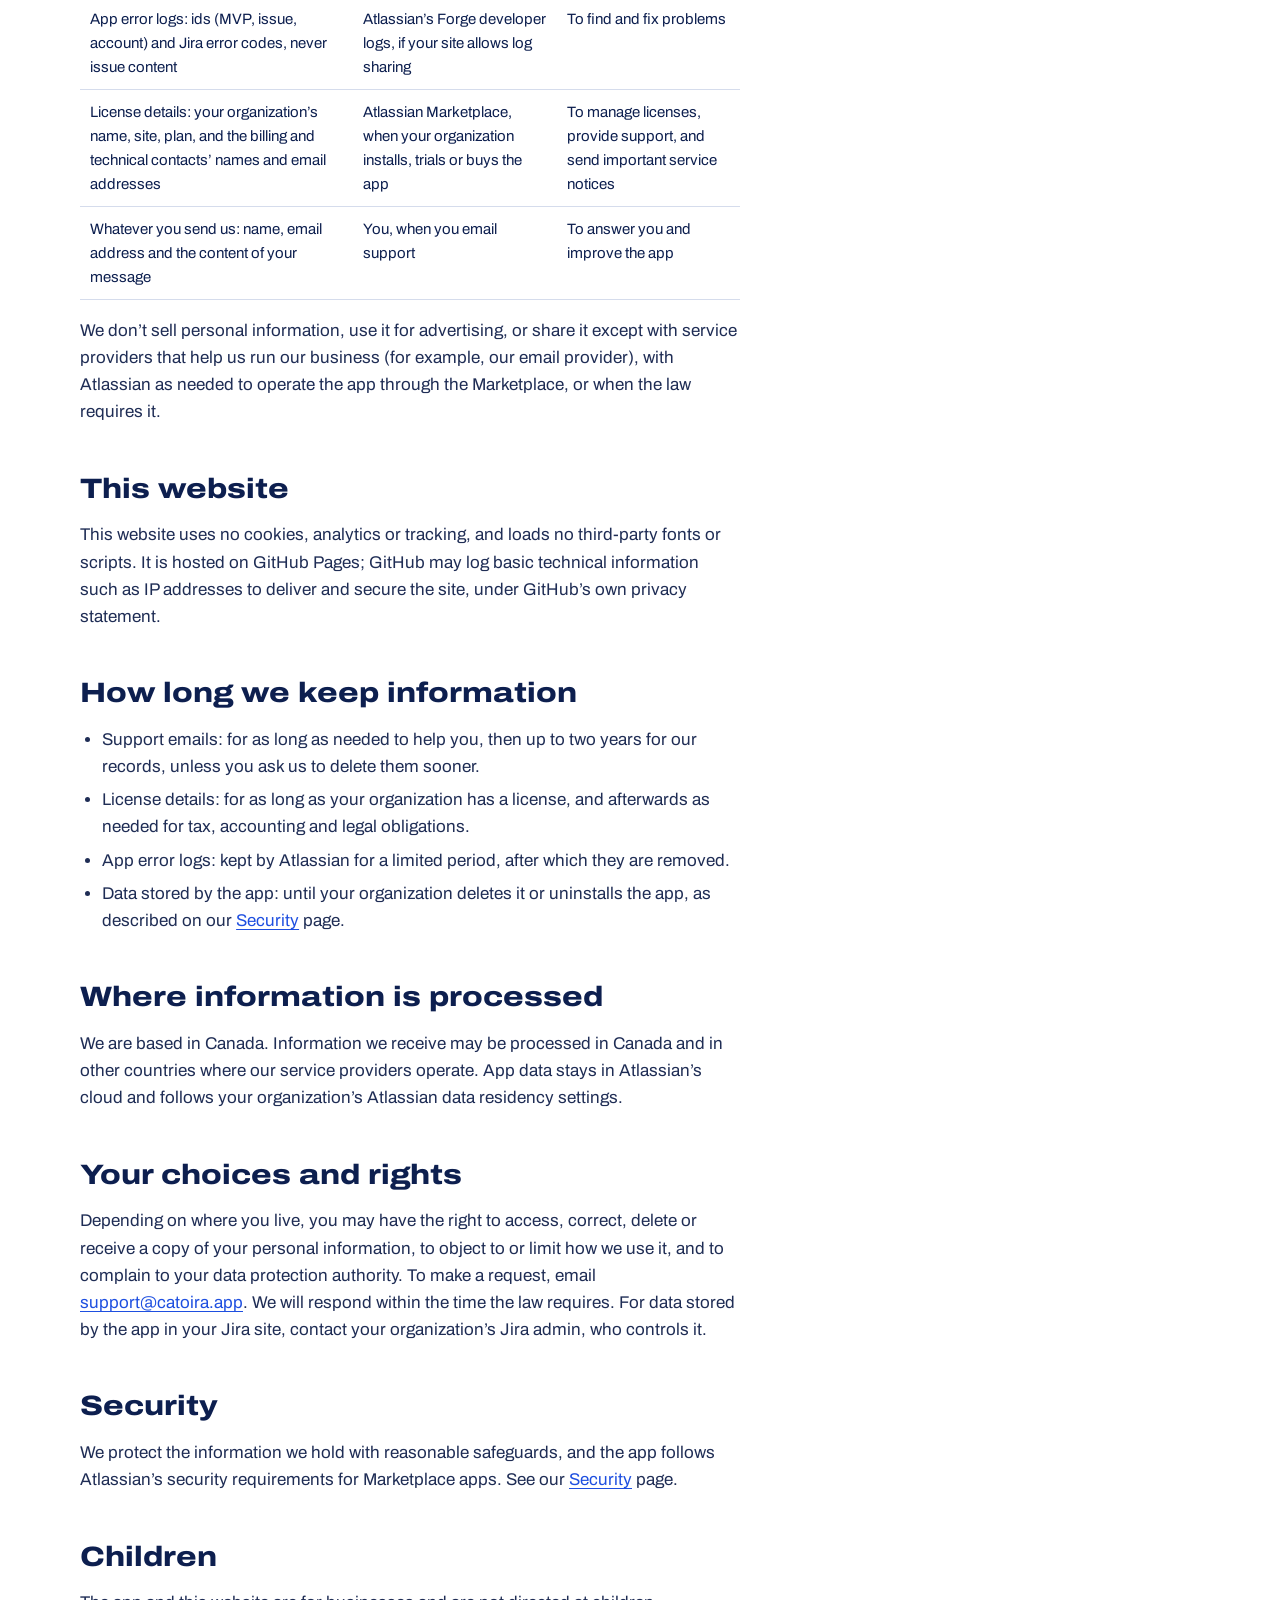
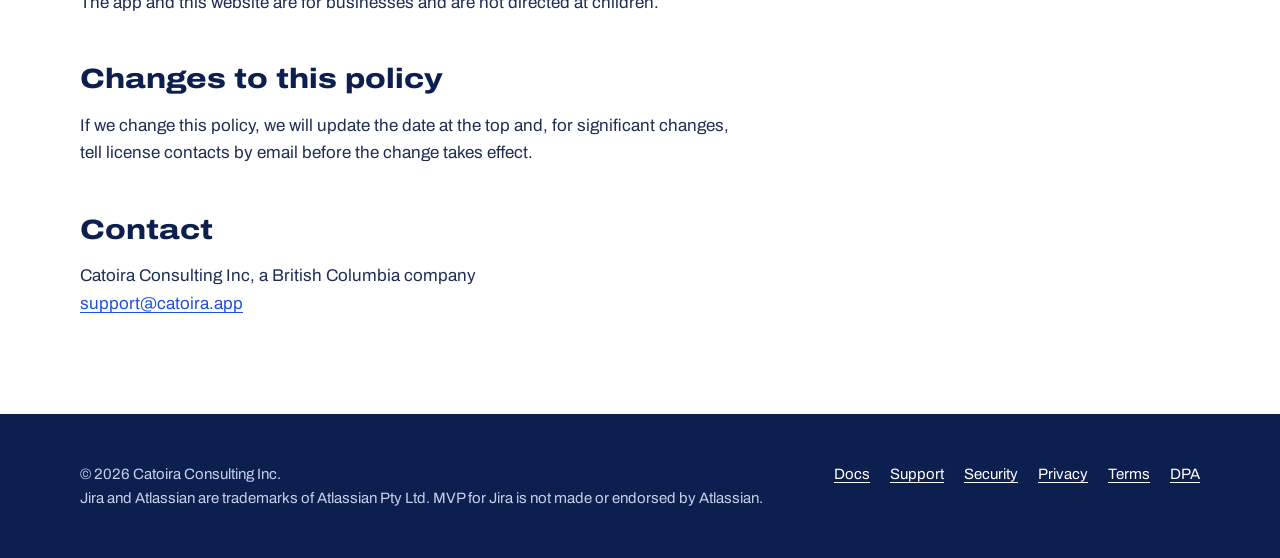
<file: privacy.html>
<!doctype html>
<html lang="en">
<head>
<meta charset="utf-8">
<meta name="viewport" content="width=device-width, initial-scale=1">
<title>Privacy policy | MVP for Jira</title>
<meta name="description" content="How Catoira Consulting Inc handles personal information for MVP for Jira and this website.">
<link rel="icon" href="assets/favicon.png">
<link rel="apple-touch-icon" href="assets/apple-touch-icon.png">
<link rel="stylesheet" href="assets/site.css">
</head>
<body>
<a class="skip" href="#main">Skip to content</a>
<header class="site-head">
  <div class="wrap">
    <a class="brand" href="./"><img src="assets/icon.png" alt="" width="36" height="36">MVP for Jira</a>
    <nav class="site-nav" aria-label="Main">
      <a href="docs.html">Docs</a>
      <a href="index.html#pricing">Pricing</a>
      <a href="security.html">Security</a>
      <a href="support.html">Support</a>
      <!-- MARKETPLACE_URL: replace with the listing URL once it exists -->
      <a class="btn btn-blue" href="https://marketplace.atlassian.com/search?query=MVP%20for%20Jira">Get it on the Marketplace</a>
    </nav>
  </div>
</header>
<main id="main">
  <div class="page-head"><div class="wrap"><h1>Privacy policy</h1><p>How Catoira Consulting Inc handles personal information for MVP for Jira and this website. Effective November 12, 2026.</p></div></div>
  <div class="prose"><div class="wrap"><article>
<div class="callout"><p><strong>In short:</strong> the app runs inside Atlassian’s cloud and stores your map layout, not your issue content. We can’t see your Jira site. We only handle the little information that reaches us through support emails, Atlassian’s Marketplace licensing records, and app error logs.</p></div>

<h2 id="who">Who we are</h2>
<p>MVP for Jira (“the app”) and this website are provided by <strong>Catoira Consulting Inc</strong>, a British Columbia company (“we”, “us”). Questions about this policy: <a href="mailto:support@catoira.app">support@catoira.app</a>.</p>

<h2 id="app">Information in the app</h2>
<p>The app is built on Atlassian Forge and runs entirely in Atlassian’s cloud. It stores, in Atlassian’s Forge hosted storage for your Jira site:</p>
<ul>
  <li>MVP titles, step and lane titles, linked release ids, and the Jira project id;</li>
  <li>the Jira issue ids on each MVP and where they sit on the map;</li>
  <li>the <strong>Atlassian account id</strong> of the person who created each MVP, used to decide who may edit it. As Atlassian requires, the app regularly reports these ids to Atlassian’s personal data reporting service and removes the ids of accounts that have been closed;</li>
  <li>the site settings chosen by a Jira admin.</li>
</ul>
<p>It does not store issue content (summaries, descriptions, comments, attachments), or anyone’s name, email address or avatar. Issue details are read from Jira when a map is shown, as the person viewing it, and are not kept.</p>
<p>We do not have access to this stored data or to your Jira site. Your organization controls it: it can delete MVPs, delete all app data from the app’s settings page, or uninstall the app. For this data, your organization’s agreement with Atlassian and Atlassian’s policies apply to how it is hosted. Details are on our <a href="security.html">Security</a> page, and our role as a processor is set out in our <a href="dpa.html">Data Processing Addendum</a>.</p>
<p>The app changes Jira data only when a person acts in it: story points when edited on a card, and fix versions when cards move between lanes linked to releases (if your Jira admin leaves that setting on). These changes are made as that person, under their Jira permissions.</p>

<h2 id="we-receive">Information we receive</h2>
<table>
  <thead><tr><th scope="col">What</th><th scope="col">Where it comes from</th><th scope="col">Why we use it</th></tr></thead>
  <tbody>
    <tr><td>App error logs: ids (MVP, issue, account) and Jira error codes, never issue content</td><td>Atlassian’s Forge developer logs, if your site allows log sharing</td><td>To find and fix problems</td></tr>
    <tr><td>License details: your organization’s name, site, plan, and the billing and technical contacts’ names and email addresses</td><td>Atlassian Marketplace, when your organization installs, trials or buys the app</td><td>To manage licenses, provide support, and send important service notices</td></tr>
    <tr><td>Whatever you send us: name, email address and the content of your message</td><td>You, when you email support</td><td>To answer you and improve the app</td></tr>
  </tbody>
</table>
<p>We don’t sell personal information, use it for advertising, or share it except with service providers that help us run our business (for example, our email provider), with Atlassian as needed to operate the app through the Marketplace, or when the law requires it.</p>

<h2 id="website">This website</h2>
<p>This website uses no cookies, analytics or tracking, and loads no third-party fonts or scripts. It is hosted on GitHub Pages; GitHub may log basic technical information such as IP addresses to deliver and secure the site, under GitHub’s own privacy statement.</p>

<h2 id="retention">How long we keep information</h2>
<ul>
  <li>Support emails: for as long as needed to help you, then up to two years for our records, unless you ask us to delete them sooner.</li>
  <li>License details: for as long as your organization has a license, and afterwards as needed for tax, accounting and legal obligations.</li>
  <li>App error logs: kept by Atlassian for a limited period, after which they are removed.</li>
  <li>Data stored by the app: until your organization deletes it or uninstalls the app, as described on our <a href="security.html#retention">Security</a> page.</li>
</ul>

<h2 id="transfers">Where information is processed</h2>
<p>We are based in Canada. Information we receive may be processed in Canada and in other countries where our service providers operate. App data stays in Atlassian’s cloud and follows your organization’s Atlassian data residency settings.</p>

<h2 id="rights">Your choices and rights</h2>
<p>Depending on where you live, you may have the right to access, correct, delete or receive a copy of your personal information, to object to or limit how we use it, and to complain to your data protection authority. To make a request, email <a href="mailto:support@catoira.app">support@catoira.app</a>. We will respond within the time the law requires. For data stored by the app in your Jira site, contact your organization’s Jira admin, who controls it.</p>

<h2 id="security">Security</h2>
<p>We protect the information we hold with reasonable safeguards, and the app follows Atlassian’s security requirements for Marketplace apps. See our <a href="security.html">Security</a> page.</p>

<h2 id="children">Children</h2>
<p>The app and this website are for businesses and are not directed at children.</p>

<h2 id="changes">Changes to this policy</h2>
<p>If we change this policy, we will update the date at the top and, for significant changes, tell license contacts by email before the change takes effect.</p>

<h2 id="contact">Contact</h2>
<p>Catoira Consulting Inc, a British Columbia company<br><a href="mailto:support@catoira.app">support@catoira.app</a></p>
  </article></div></div>
</main>
<footer class="site-foot">
  <div class="wrap">
    <div>
      <p>© 2026 Catoira Consulting Inc.</p>
      <p>Jira and Atlassian are trademarks of Atlassian Pty Ltd. MVP for Jira is not made or endorsed by Atlassian.</p>
    </div>
    <nav aria-label="Footer">
      <a href="docs.html">Docs</a>
      <a href="support.html">Support</a>
      <a href="security.html">Security</a>
      <a href="privacy.html">Privacy</a>
      <a href="terms.html">Terms</a>
      <a href="dpa.html">DPA</a>
    </nav>
  </div>
</footer>
</body>
</html>
</file>
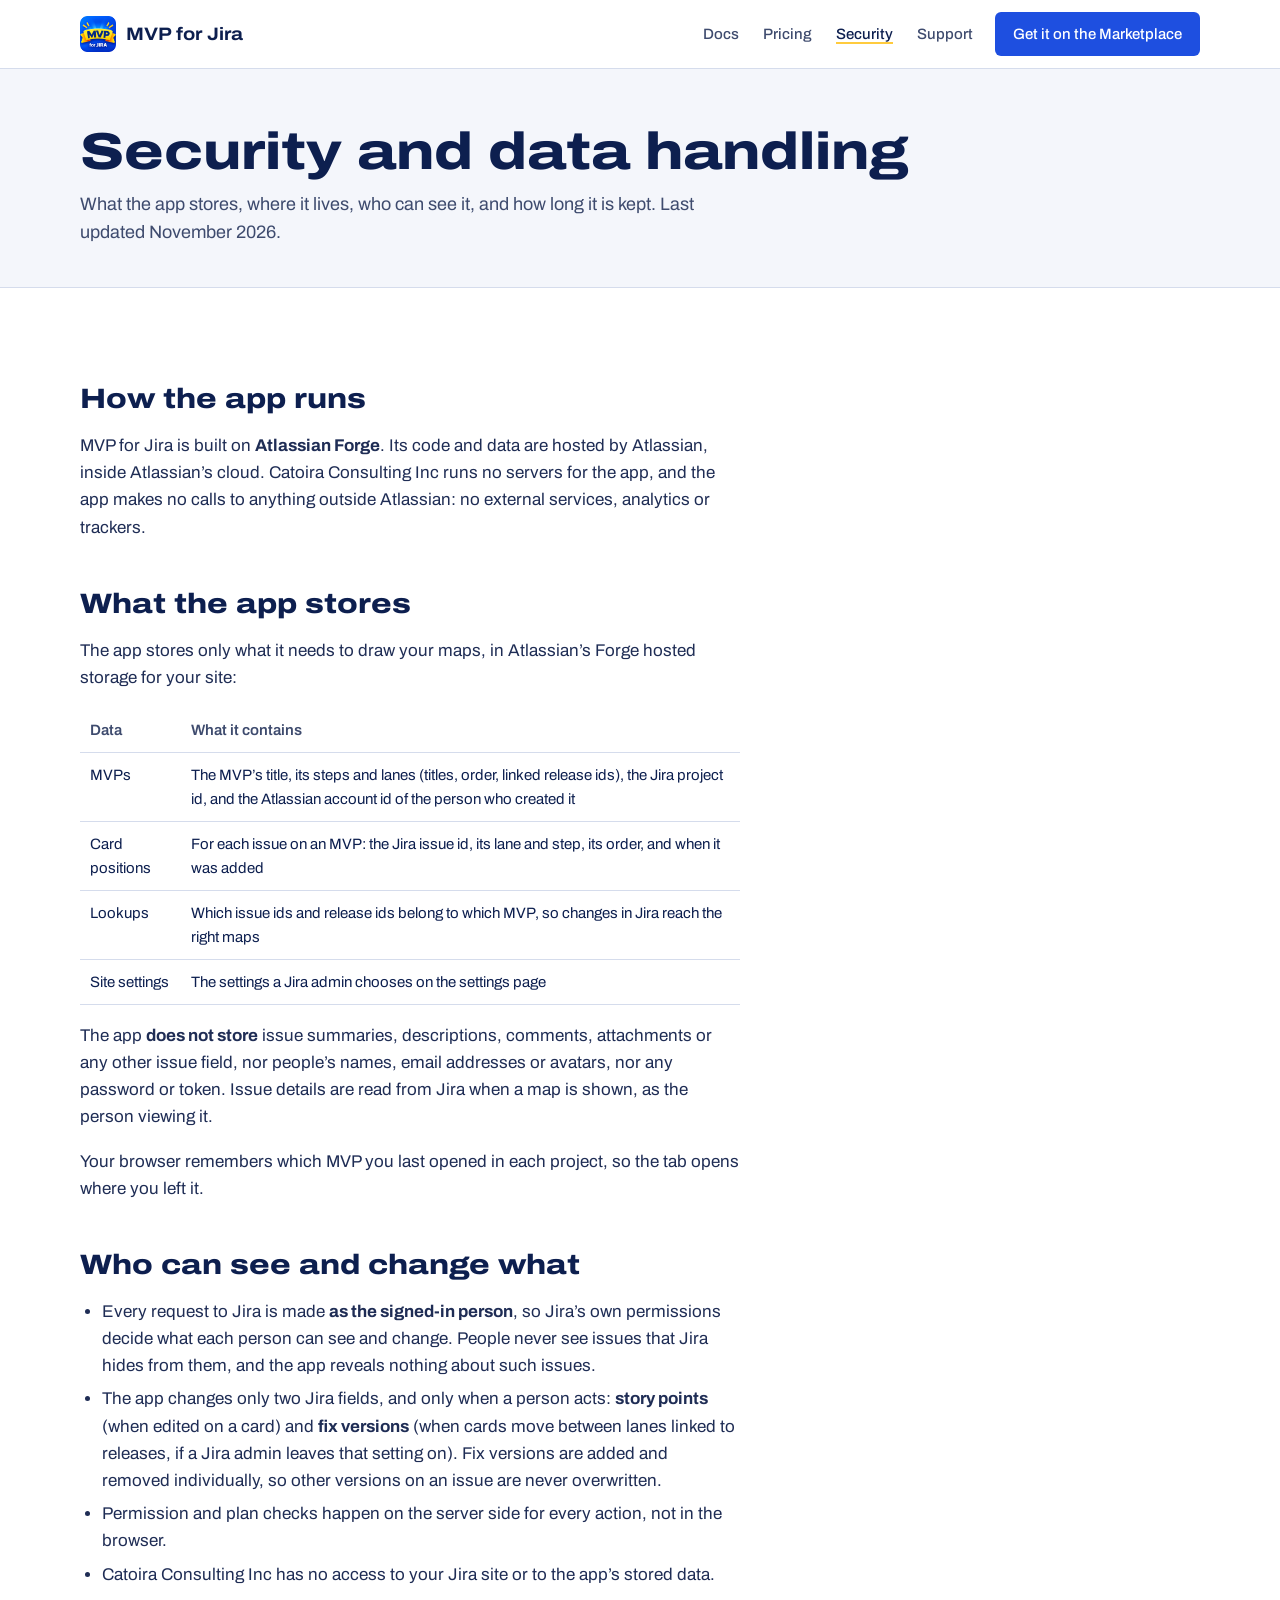
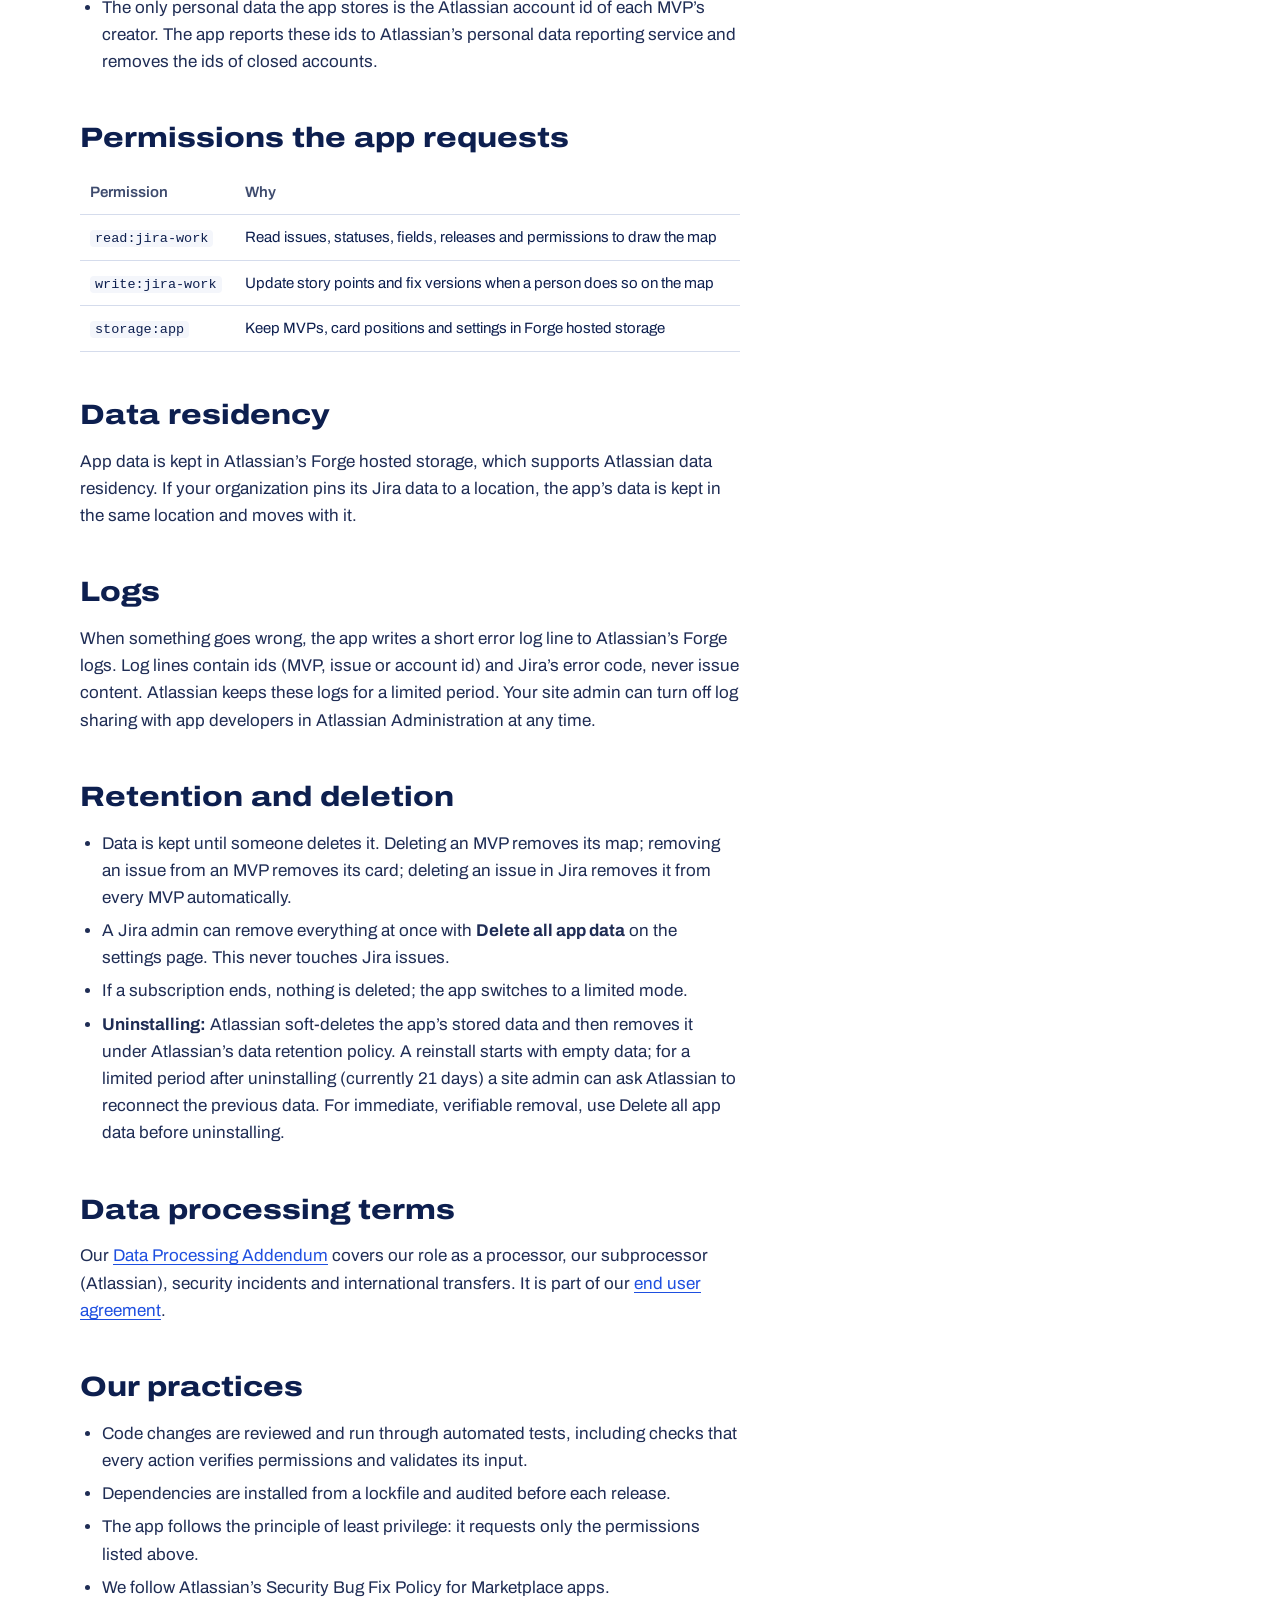
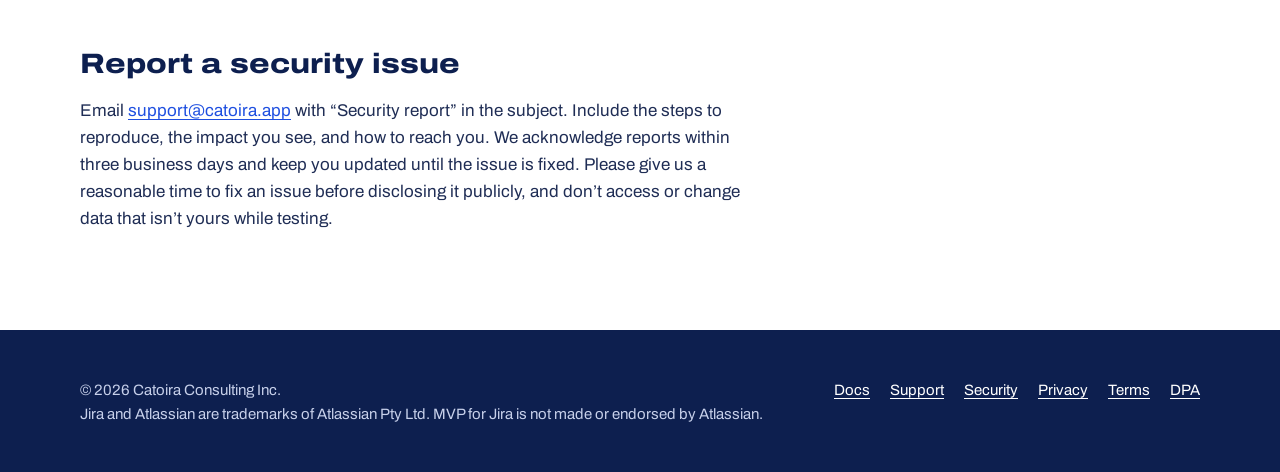
<file: security.html>
<!doctype html>
<html lang="en">
<head>
<meta charset="utf-8">
<meta name="viewport" content="width=device-width, initial-scale=1">
<title>Security and data handling | MVP for Jira</title>
<meta name="description" content="What MVP for Jira stores, where it lives, who can see it, and how to report a security issue.">
<link rel="icon" href="assets/favicon.png">
<link rel="apple-touch-icon" href="assets/apple-touch-icon.png">
<link rel="stylesheet" href="assets/site.css">
</head>
<body>
<a class="skip" href="#main">Skip to content</a>
<header class="site-head">
  <div class="wrap">
    <a class="brand" href="./"><img src="assets/icon.png" alt="" width="36" height="36">MVP for Jira</a>
    <nav class="site-nav" aria-label="Main">
      <a href="docs.html">Docs</a>
      <a href="index.html#pricing">Pricing</a>
      <a href="security.html" aria-current="page">Security</a>
      <a href="support.html">Support</a>
      <!-- MARKETPLACE_URL: replace with the listing URL once it exists -->
      <a class="btn btn-blue" href="https://marketplace.atlassian.com/search?query=MVP%20for%20Jira">Get it on the Marketplace</a>
    </nav>
  </div>
</header>
<main id="main">
  <div class="page-head"><div class="wrap"><h1>Security and data handling</h1><p>What the app stores, where it lives, who can see it, and how long it is kept. Last updated November 2026.</p></div></div>
  <div class="prose"><div class="wrap"><article>
<h2 id="architecture">How the app runs</h2>
<p>MVP for Jira is built on <strong>Atlassian Forge</strong>. Its code and data are hosted by Atlassian, inside Atlassian’s cloud. Catoira Consulting Inc runs no servers for the app, and the app makes no calls to anything outside Atlassian: no external services, analytics or trackers.</p>

<h2 id="stored">What the app stores</h2>
<p>The app stores only what it needs to draw your maps, in Atlassian’s Forge hosted storage for your site:</p>
<table>
  <thead><tr><th scope="col">Data</th><th scope="col">What it contains</th></tr></thead>
  <tbody>
    <tr><td>MVPs</td><td>The MVP’s title, its steps and lanes (titles, order, linked release ids), the Jira project id, and the Atlassian account id of the person who created it</td></tr>
    <tr><td>Card positions</td><td>For each issue on an MVP: the Jira issue id, its lane and step, its order, and when it was added</td></tr>
    <tr><td>Lookups</td><td>Which issue ids and release ids belong to which MVP, so changes in Jira reach the right maps</td></tr>
    <tr><td>Site settings</td><td>The settings a Jira admin chooses on the settings page</td></tr>
  </tbody>
</table>
<p>The app <strong>does not store</strong> issue summaries, descriptions, comments, attachments or any other issue field, nor people’s names, email addresses or avatars, nor any password or token. Issue details are read from Jira when a map is shown, as the person viewing it.</p>
<p>Your browser remembers which MVP you last opened in each project, so the tab opens where you left it.</p>

<h2 id="access">Who can see and change what</h2>
<ul>
  <li>Every request to Jira is made <strong>as the signed-in person</strong>, so Jira’s own permissions decide what each person can see and change. People never see issues that Jira hides from them, and the app reveals nothing about such issues.</li>
  <li>The app changes only two Jira fields, and only when a person acts: <strong>story points</strong> (when edited on a card) and <strong>fix versions</strong> (when cards move between lanes linked to releases, if a Jira admin leaves that setting on). Fix versions are added and removed individually, so other versions on an issue are never overwritten.</li>
  <li>Permission and plan checks happen on the server side for every action, not in the browser.</li>
  <li>Catoira Consulting Inc has no access to your Jira site or to the app’s stored data.</li>
  <li>The only personal data the app stores is the Atlassian account id of each MVP’s creator. The app reports these ids to Atlassian’s personal data reporting service and removes the ids of closed accounts.</li>
</ul>

<h2 id="permissions">Permissions the app requests</h2>
<table>
  <thead><tr><th scope="col">Permission</th><th scope="col">Why</th></tr></thead>
  <tbody>
    <tr><td><code>read:jira-work</code></td><td>Read issues, statuses, fields, releases and permissions to draw the map</td></tr>
    <tr><td><code>write:jira-work</code></td><td>Update story points and fix versions when a person does so on the map</td></tr>
    <tr><td><code>storage:app</code></td><td>Keep MVPs, card positions and settings in Forge hosted storage</td></tr>
  </tbody>
</table>

<h2 id="residency">Data residency</h2>
<p>App data is kept in Atlassian’s Forge hosted storage, which supports Atlassian data residency. If your organization pins its Jira data to a location, the app’s data is kept in the same location and moves with it.</p>

<h2 id="logs">Logs</h2>
<p>When something goes wrong, the app writes a short error log line to Atlassian’s Forge logs. Log lines contain ids (MVP, issue or account id) and Jira’s error code, never issue content. Atlassian keeps these logs for a limited period. Your site admin can turn off log sharing with app developers in Atlassian Administration at any time.</p>

<h2 id="retention">Retention and deletion</h2>
<ul>
  <li>Data is kept until someone deletes it. Deleting an MVP removes its map; removing an issue from an MVP removes its card; deleting an issue in Jira removes it from every MVP automatically.</li>
  <li>A Jira admin can remove everything at once with <strong>Delete all app data</strong> on the settings page. This never touches Jira issues.</li>
  <li>If a subscription ends, nothing is deleted; the app switches to a limited mode.</li>
  <li><strong>Uninstalling:</strong> Atlassian soft-deletes the app’s stored data and then removes it under Atlassian’s data retention policy. A reinstall starts with empty data; for a limited period after uninstalling (currently 21 days) a site admin can ask Atlassian to reconnect the previous data. For immediate, verifiable removal, use Delete all app data before uninstalling.</li>
</ul>

<h2 id="dpa">Data processing terms</h2>
<p>Our <a href="dpa.html">Data Processing Addendum</a> covers our role as a processor, our subprocessor (Atlassian), security incidents and international transfers. It is part of our <a href="terms.html">end user agreement</a>.</p>

<h2 id="practices">Our practices</h2>
<ul>
  <li>Code changes are reviewed and run through automated tests, including checks that every action verifies permissions and validates its input.</li>
  <li>Dependencies are installed from a lockfile and audited before each release.</li>
  <li>The app follows the principle of least privilege: it requests only the permissions listed above.</li>
  <li>We follow Atlassian’s Security Bug Fix Policy for Marketplace apps.</li>
</ul>

<h2 id="report">Report a security issue</h2>
<p>Email <a href="mailto:support@catoira.app?subject=Security%20report">support@catoira.app</a> with “Security report” in the subject. Include the steps to reproduce, the impact you see, and how to reach you. We acknowledge reports within three business days and keep you updated until the issue is fixed. Please give us a reasonable time to fix an issue before disclosing it publicly, and don’t access or change data that isn’t yours while testing.</p>
  </article></div></div>
</main>
<footer class="site-foot">
  <div class="wrap">
    <div>
      <p>© 2026 Catoira Consulting Inc.</p>
      <p>Jira and Atlassian are trademarks of Atlassian Pty Ltd. MVP for Jira is not made or endorsed by Atlassian.</p>
    </div>
    <nav aria-label="Footer">
      <a href="docs.html">Docs</a>
      <a href="support.html">Support</a>
      <a href="security.html">Security</a>
      <a href="privacy.html">Privacy</a>
      <a href="terms.html">Terms</a>
      <a href="dpa.html">DPA</a>
    </nav>
  </div>
</footer>
</body>
</html>
</file>
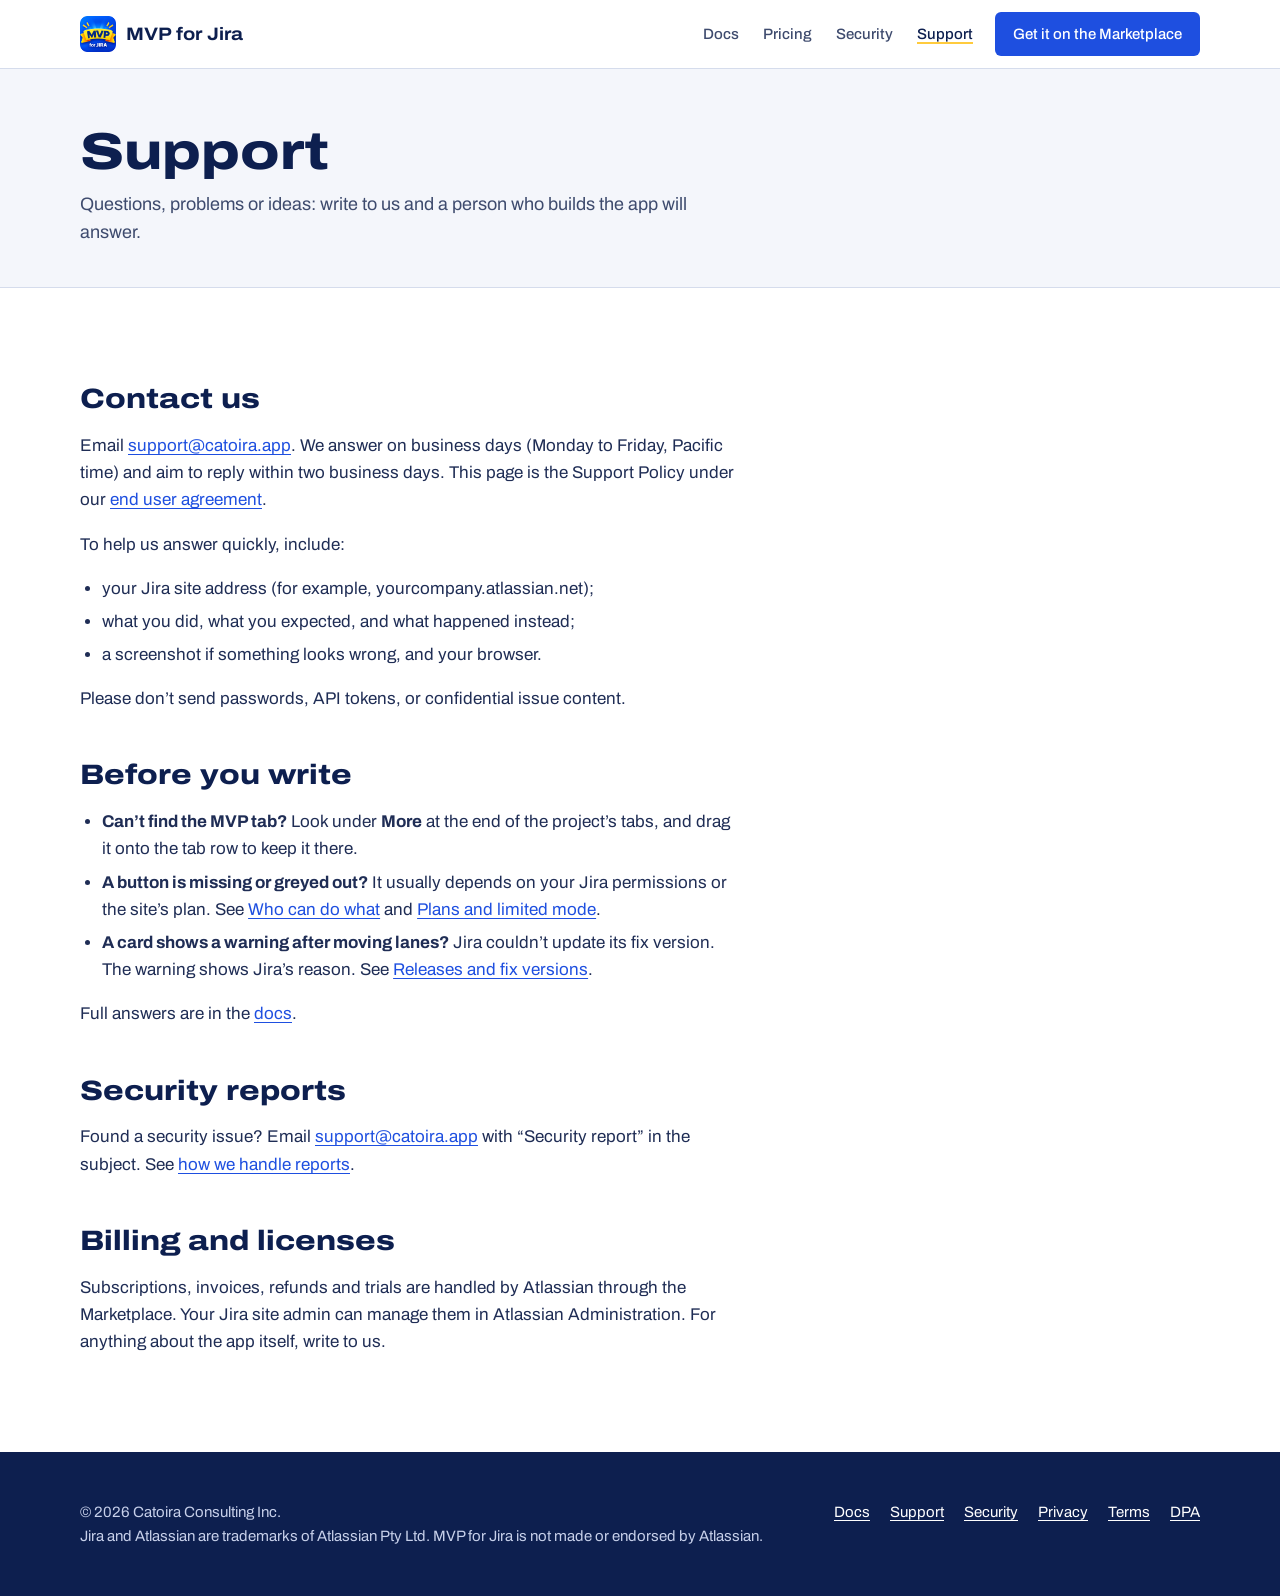
<file: support.html>
<!doctype html>
<html lang="en">
<head>
<meta charset="utf-8">
<meta name="viewport" content="width=device-width, initial-scale=1">
<title>Support | MVP for Jira</title>
<meta name="description" content="Get help with MVP for Jira from Catoira Consulting Inc.">
<link rel="icon" href="assets/favicon.png">
<link rel="apple-touch-icon" href="assets/apple-touch-icon.png">
<link rel="stylesheet" href="assets/site.css">
</head>
<body>
<a class="skip" href="#main">Skip to content</a>
<header class="site-head">
  <div class="wrap">
    <a class="brand" href="./"><img src="assets/icon.png" alt="" width="36" height="36">MVP for Jira</a>
    <nav class="site-nav" aria-label="Main">
      <a href="docs.html">Docs</a>
      <a href="index.html#pricing">Pricing</a>
      <a href="security.html">Security</a>
      <a href="support.html" aria-current="page">Support</a>
      <!-- MARKETPLACE_URL: replace with the listing URL once it exists -->
      <a class="btn btn-blue" href="https://marketplace.atlassian.com/search?query=MVP%20for%20Jira">Get it on the Marketplace</a>
    </nav>
  </div>
</header>
<main id="main">
  <div class="page-head"><div class="wrap"><h1>Support</h1><p>Questions, problems or ideas: write to us and a person who builds the app will answer.</p></div></div>
  <div class="prose"><div class="wrap"><article>
<h2 id="contact">Contact us</h2>
<p>Email <a href="mailto:support@catoira.app">support@catoira.app</a>. We answer on business days (Monday to Friday, Pacific time) and aim to reply within two business days. This page is the Support Policy under our <a href="terms.html">end user agreement</a>.</p>
<p>To help us answer quickly, include:</p>
<ul>
  <li>your Jira site address (for example, yourcompany.atlassian.net);</li>
  <li>what you did, what you expected, and what happened instead;</li>
  <li>a screenshot if something looks wrong, and your browser.</li>
</ul>
<p>Please don’t send passwords, API tokens, or confidential issue content.</p>

<h2 id="first">Before you write</h2>
<ul>
  <li><strong>Can’t find the MVP tab?</strong> Look under <strong>More</strong> at the end of the project’s tabs, and drag it onto the tab row to keep it there.</li>
  <li><strong>A button is missing or greyed out?</strong> It usually depends on your Jira permissions or the site’s plan. See <a href="docs.html#permissions">Who can do what</a> and <a href="docs.html#plans">Plans and limited mode</a>.</li>
  <li><strong>A card shows a warning after moving lanes?</strong> Jira couldn’t update its fix version. The warning shows Jira’s reason. See <a href="docs.html#releases">Releases and fix versions</a>.</li>
</ul>
<p>Full answers are in the <a href="docs.html">docs</a>.</p>

<h2 id="security">Security reports</h2>
<p>Found a security issue? Email <a href="mailto:support@catoira.app?subject=Security%20report">support@catoira.app</a> with “Security report” in the subject. See <a href="security.html#report">how we handle reports</a>.</p>

<h2 id="billing">Billing and licenses</h2>
<p>Subscriptions, invoices, refunds and trials are handled by Atlassian through the Marketplace. Your Jira site admin can manage them in Atlassian Administration. For anything about the app itself, write to us.</p>
  </article></div></div>
</main>
<footer class="site-foot">
  <div class="wrap">
    <div>
      <p>© 2026 Catoira Consulting Inc.</p>
      <p>Jira and Atlassian are trademarks of Atlassian Pty Ltd. MVP for Jira is not made or endorsed by Atlassian.</p>
    </div>
    <nav aria-label="Footer">
      <a href="docs.html">Docs</a>
      <a href="support.html">Support</a>
      <a href="security.html">Security</a>
      <a href="privacy.html">Privacy</a>
      <a href="terms.html">Terms</a>
      <a href="dpa.html">DPA</a>
    </nav>
  </div>
</footer>
</body>
</html>
</file>
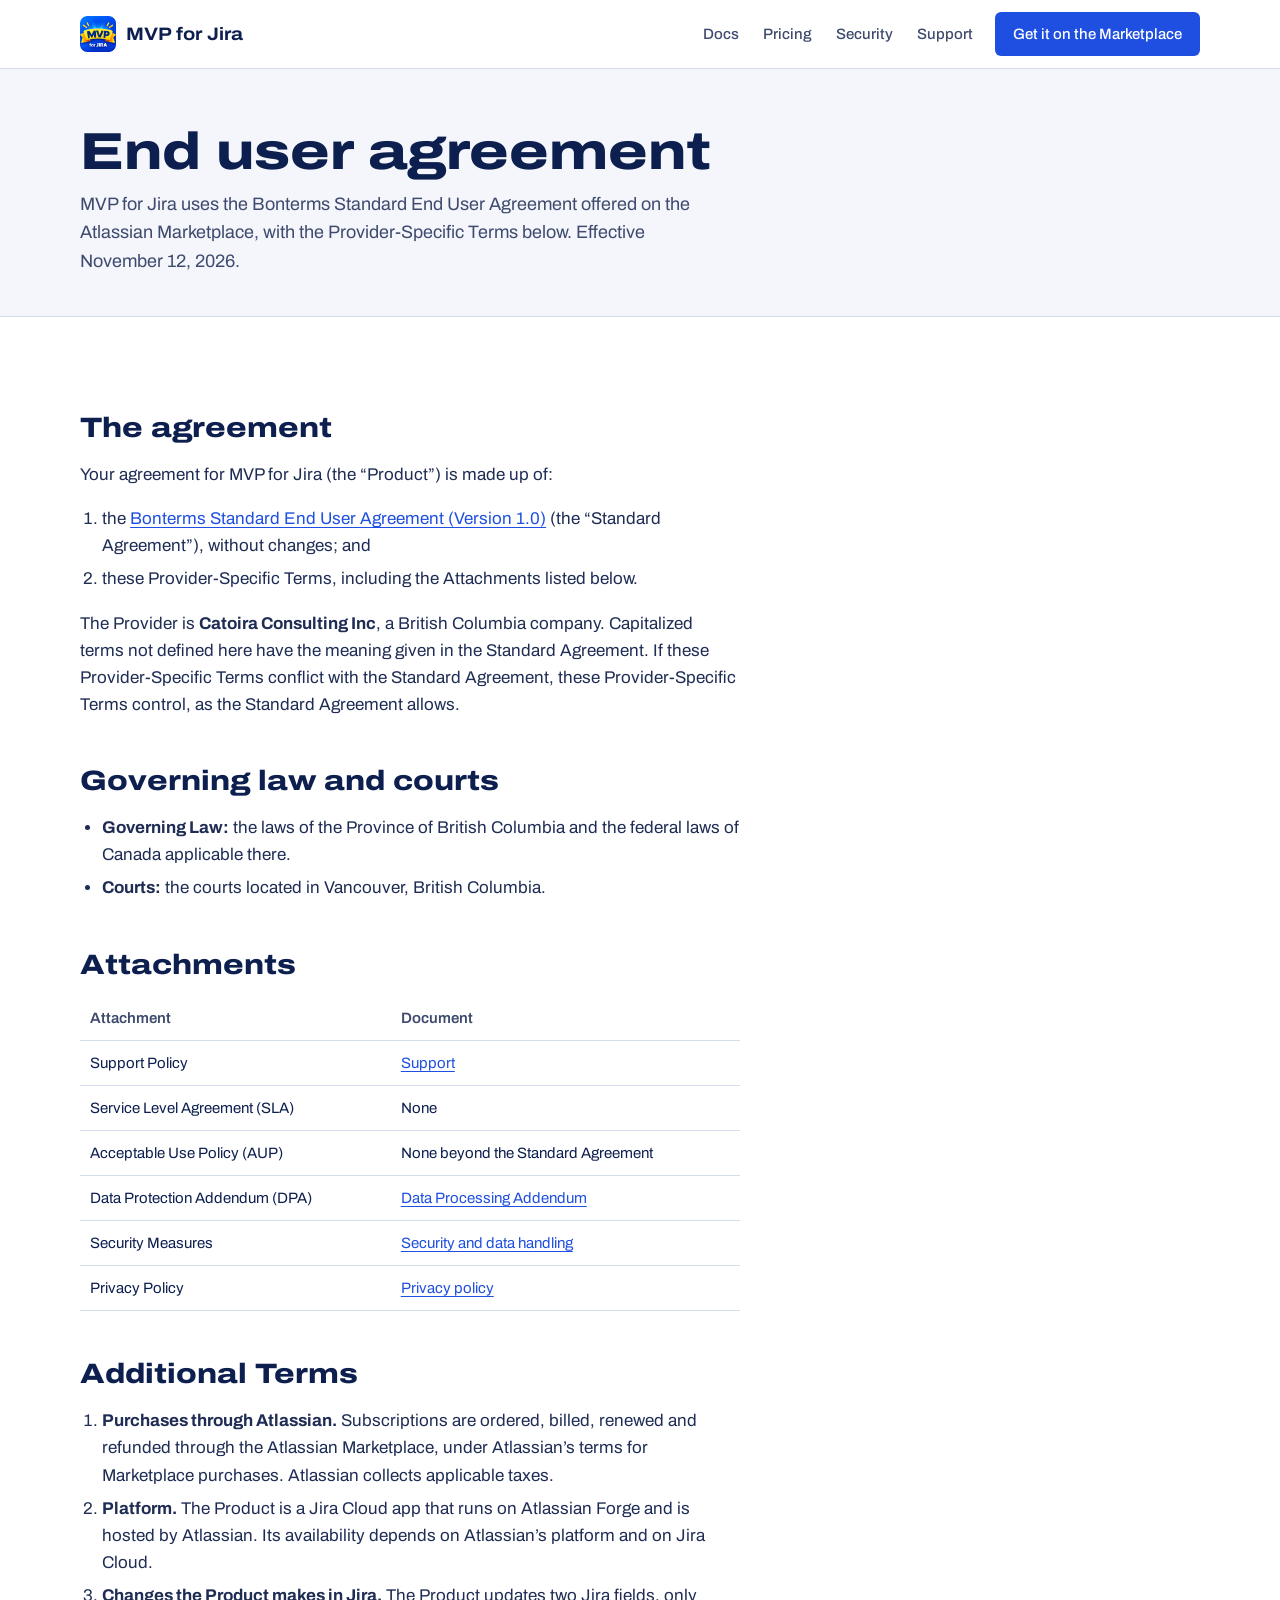
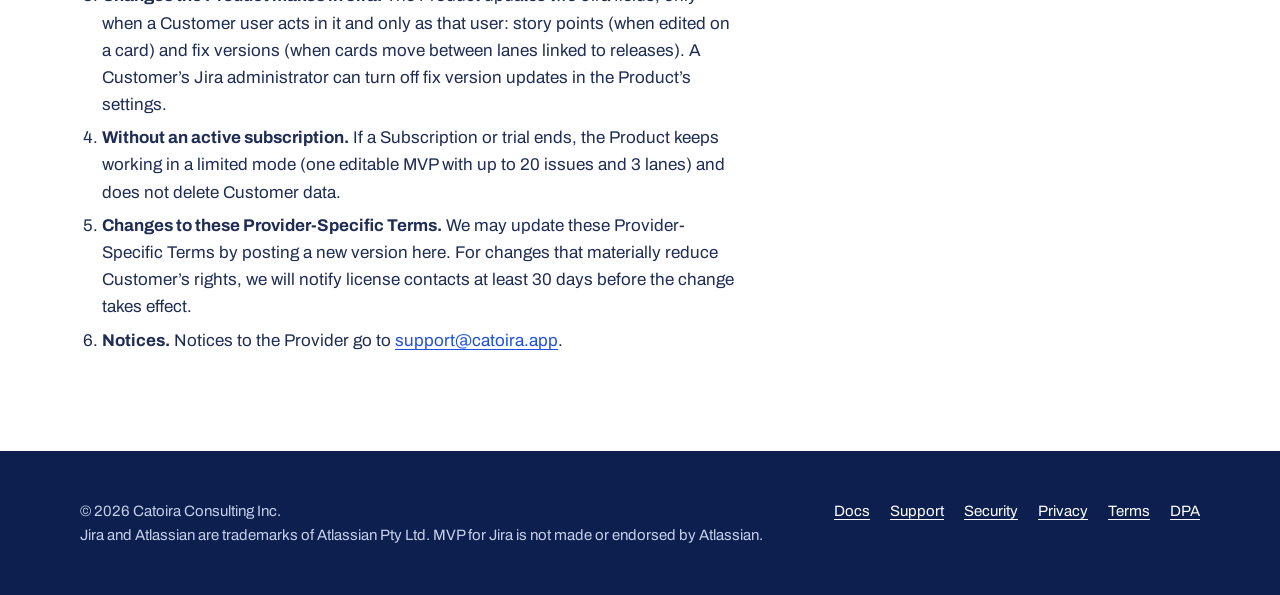
<file: terms.html>
<!doctype html>
<html lang="en">
<head>
<meta charset="utf-8">
<meta name="viewport" content="width=device-width, initial-scale=1">
<title>End user agreement | MVP for Jira</title>
<meta name="description" content="The end user agreement for MVP for Jira: the Bonterms Standard End User Agreement with Catoira Consulting Inc's Provider-Specific Terms.">
<link rel="icon" href="assets/favicon.png">
<link rel="apple-touch-icon" href="assets/apple-touch-icon.png">
<link rel="stylesheet" href="assets/site.css">
</head>
<body>
<a class="skip" href="#main">Skip to content</a>
<header class="site-head">
  <div class="wrap">
    <a class="brand" href="./"><img src="assets/icon.png" alt="" width="36" height="36">MVP for Jira</a>
    <nav class="site-nav" aria-label="Main">
      <a href="docs.html">Docs</a>
      <a href="index.html#pricing">Pricing</a>
      <a href="security.html">Security</a>
      <a href="support.html">Support</a>
      <!-- MARKETPLACE_URL: replace with the listing URL once it exists -->
      <a class="btn btn-blue" href="https://marketplace.atlassian.com/search?query=MVP%20for%20Jira">Get it on the Marketplace</a>
    </nav>
  </div>
</header>
<main id="main">
  <div class="page-head"><div class="wrap"><h1>End user agreement</h1><p>MVP for Jira uses the Bonterms Standard End User Agreement offered on the Atlassian Marketplace, with the Provider-Specific Terms below. Effective November 12, 2026.</p></div></div>
  <div class="prose"><div class="wrap"><article>
<h2 id="agreement">The agreement</h2>
<p>Your agreement for MVP for Jira (the “Product”) is made up of:</p>
<ol>
  <li>the <a href="https://www.atlassian.com/licensing/marketplace/end-user-agreement-v1">Bonterms Standard End User Agreement (Version 1.0)</a> (the “Standard Agreement”), without changes; and</li>
  <li>these Provider-Specific Terms, including the Attachments listed below.</li>
</ol>
<p>The Provider is <strong>Catoira Consulting Inc</strong>, a British Columbia company. Capitalized terms not defined here have the meaning given in the Standard Agreement. If these Provider-Specific Terms conflict with the Standard Agreement, these Provider-Specific Terms control, as the Standard Agreement allows.</p>

<h2 id="law">Governing law and courts</h2>
<ul>
  <li><strong>Governing Law:</strong> the laws of the Province of British Columbia and the federal laws of Canada applicable there.</li>
  <li><strong>Courts:</strong> the courts located in Vancouver, British Columbia.</li>
</ul>

<h2 id="attachments">Attachments</h2>
<table>
  <thead><tr><th scope="col">Attachment</th><th scope="col">Document</th></tr></thead>
  <tbody>
    <tr><td>Support Policy</td><td><a href="support.html">Support</a></td></tr>
    <tr><td>Service Level Agreement (SLA)</td><td>None</td></tr>
    <tr><td>Acceptable Use Policy (AUP)</td><td>None beyond the Standard Agreement</td></tr>
    <tr><td>Data Protection Addendum (DPA)</td><td><a href="dpa.html">Data Processing Addendum</a></td></tr>
    <tr><td>Security Measures</td><td><a href="security.html">Security and data handling</a></td></tr>
    <tr><td>Privacy Policy</td><td><a href="privacy.html">Privacy policy</a></td></tr>
  </tbody>
</table>

<h2 id="additional">Additional Terms</h2>
<ol>
  <li><strong>Purchases through Atlassian.</strong> Subscriptions are ordered, billed, renewed and refunded through the Atlassian Marketplace, under Atlassian’s terms for Marketplace purchases. Atlassian collects applicable taxes.</li>
  <li><strong>Platform.</strong> The Product is a Jira Cloud app that runs on Atlassian Forge and is hosted by Atlassian. Its availability depends on Atlassian’s platform and on Jira Cloud.</li>
  <li><strong>Changes the Product makes in Jira.</strong> The Product updates two Jira fields, only when a Customer user acts in it and only as that user: story points (when edited on a card) and fix versions (when cards move between lanes linked to releases). A Customer’s Jira administrator can turn off fix version updates in the Product’s settings.</li>
  <li><strong>Without an active subscription.</strong> If a Subscription or trial ends, the Product keeps working in a limited mode (one editable MVP with up to 20 issues and 3 lanes) and does not delete Customer data.</li>
  <li><strong>Changes to these Provider-Specific Terms.</strong> We may update these Provider-Specific Terms by posting a new version here. For changes that materially reduce Customer’s rights, we will notify license contacts at least 30 days before the change takes effect.</li>
  <li><strong>Notices.</strong> Notices to the Provider go to <a href="mailto:support@catoira.app">support@catoira.app</a>.</li>
</ol>
  </article></div></div>
</main>
<footer class="site-foot">
  <div class="wrap">
    <div>
      <p>© 2026 Catoira Consulting Inc.</p>
      <p>Jira and Atlassian are trademarks of Atlassian Pty Ltd. MVP for Jira is not made or endorsed by Atlassian.</p>
    </div>
    <nav aria-label="Footer">
      <a href="docs.html">Docs</a>
      <a href="support.html">Support</a>
      <a href="security.html">Security</a>
      <a href="privacy.html">Privacy</a>
      <a href="terms.html">Terms</a>
      <a href="dpa.html">DPA</a>
    </nav>
  </div>
</footer>
</body>
</html>
</file>
<file: assets/site.css>
/* MVP for Jira — site styles. Catoira Consulting Inc. */
@font-face {
  font-family: "Archivo";
  font-style: normal;
  font-display: swap;
  font-weight: 100 900;
  font-stretch: 62% 125%;
  src: url("fonts/archivo.woff2") format("woff2-variations"), url("fonts/archivo.woff2") format("woff2");
}
:root {
  --blue: #1E4FE0;
  --blue-deep: #1238B0;
  --yellow: #FFCB3D;
  --ink: #0D1F4F;
  --ink-2: #3E4B6E;
  --paper: #F4F6FB;
  --rule: #D5DCEC;
  --white: #FFFFFF;
  --todo-bg: #FFFFFF; --todo-bd: #C9D1E3;
  --prog-bg: #E6EEFF; --prog-bd: #8FB0FF;
  --rev-bg: #F1EEFF; --rev-bd: #B7ABF3;
  --done-bg: #DDF8EC; --done-bd: #7FD9B2;
  --measure: 66ch;
  --radius-s: 6px;
  --radius-m: 10px;
}

* { box-sizing: border-box; }
html { -webkit-text-size-adjust: 100%; }
body {
  margin: 0;
  font-family: "Archivo", system-ui, sans-serif;
  font-size: 17px;
  line-height: 1.6;
  color: var(--ink);
  background: var(--white);
}
img { max-width: 100%; display: block; }
a { color: var(--blue); text-underline-offset: 3px; }
a:hover { color: var(--blue-deep); }
:focus-visible { outline: 3px solid var(--yellow); outline-offset: 2px; border-radius: 3px; }

.wrap { width: min(1120px, 100% - 48px); margin-inline: auto; }
.skip { position: absolute; left: -999px; top: 8px; background: var(--yellow); color: var(--ink); padding: 8px 12px; z-index: 10; }
.skip:focus { left: 8px; }

/* Header */
.site-head { border-bottom: 1px solid var(--rule); background: var(--white); }
.site-head .wrap { display: flex; align-items: center; gap: 24px; min-height: 68px; flex-wrap: wrap; padding-block: 10px; }
.brand { display: flex; align-items: center; gap: 10px; color: var(--ink); text-decoration: none; font-weight: 700; font-stretch: 112%; font-size: 18px; }
.brand img { width: 36px; height: 36px; }
.site-nav { display: flex; gap: 4px 20px; flex-wrap: wrap; margin-left: auto; align-items: center; }
.site-nav a { color: var(--ink-2); text-decoration: none; font-size: 15px; font-weight: 500; padding: 6px 2px; }
.site-nav a.btn { color: var(--white); text-decoration: none; padding: 0 16px; }
.site-nav a.btn:hover { color: var(--white); text-decoration: none; }
.site-nav a:not(.btn):hover, .site-nav a[aria-current="page"] { color: var(--ink); text-decoration: underline; text-decoration-thickness: 2px; text-decoration-color: var(--yellow); }

.btn { display: inline-flex; align-items: center; gap: 8px; min-height: 44px; padding: 0 18px; border-radius: var(--radius-s); font-weight: 600; font-size: 15px; text-decoration: none; border: 2px solid transparent; }
.btn-primary { background: var(--yellow); color: var(--ink); }
.btn-primary:hover { background: #FFD766; color: var(--ink); }
.btn-ghost { border-color: rgba(255,255,255,.55); color: var(--white); }
.btn-ghost:hover { border-color: var(--white); color: var(--white); }
.btn-blue { background: var(--blue); color: var(--white); }
.btn-blue:hover { background: var(--blue-deep); color: var(--white); }

/* Hero */
.hero { background: var(--blue); color: var(--white); padding: 72px 0 0; overflow: hidden; }
.hero .wrap { display: grid; grid-template-columns: minmax(0, 1fr); gap: 40px; }
.hero .wrap > * { min-width: 0; }
.hero h1 { margin: 0; font-size: clamp(38px, 6vw, 68px); line-height: 1.02; font-weight: 800; font-stretch: 125%; letter-spacing: -0.01em; max-width: 15ch; }
.hero p.lede { margin: 0; font-size: 20px; line-height: 1.5; max-width: 52ch; color: #E3EAFF; }
.hero .actions { display: flex; gap: 12px; flex-wrap: wrap; }
.hero .fine { font-size: 14px; color: #C9D6FF; margin: 0; }

/* Mini story map */
.map { background: var(--paper); color: var(--ink); border-radius: var(--radius-m) var(--radius-m) 0 0; padding: 18px 18px 22px; box-shadow: 0 -1px 0 rgba(255,255,255,.2); }
.map-scroll { overflow-x: auto; }
.map-grid { display: grid; grid-template-columns: 132px repeat(4, minmax(150px, 1fr)); gap: 8px; min-width: 760px; }
.map-step { font-weight: 700; font-size: 14px; padding: 4px 6px 8px; border-bottom: 3px solid var(--blue); }
.map-corner { font-size: 13px; color: var(--ink-2); align-self: end; padding: 0 6px 8px; }
.lane-head { display: flex; flex-direction: column; gap: 6px; padding: 8px 6px; }
.lane-name { font-weight: 800; font-stretch: 115%; font-size: 17px; }
.lane-name.ribbon { align-self: flex-start; background: var(--yellow); padding: 2px 12px 2px 10px; clip-path: polygon(0 0, 100% 0, 92% 50%, 100% 100%, 0 100%); }
.release { font-size: 12px; color: var(--blue-deep); background: #E6EEFF; border-radius: 4px; padding: 2px 6px; align-self: flex-start; }
.release.none { color: var(--ink-2); background: transparent; border: 1px dashed #9AA6C3; }
.cell { background: #E9EDF6; border-radius: var(--radius-s); padding: 6px; display: flex; flex-direction: column; gap: 6px; min-height: 84px; }
.card { border-radius: var(--radius-s); border: 1px solid var(--todo-bd); background: var(--todo-bg); padding: 8px 9px; font-size: 13px; line-height: 1.35; }
.card .meta { display: flex; justify-content: space-between; align-items: center; gap: 6px; margin-top: 6px; font-size: 11px; color: var(--ink-2); }
.card .st { font-weight: 700; font-size: 10px; letter-spacing: .02em; padding: 1px 5px; border-radius: 3px; background: #E2E7F2; }
.card.prog { background: var(--prog-bg); border-color: var(--prog-bd); } .card.prog .st { background: #CCDCFF; color: #0B3BB0; }
.card.rev { background: var(--rev-bg); border-color: var(--rev-bd); } .card.rev .st { background: #E1DAFF; color: #4A3BA6; }
.card.done { background: var(--done-bg); border-color: var(--done-bd); } .card.done .st { background: #BDEFD8; color: #145C3D; }
.card .pts { font-weight: 700; background: #E2E7F2; border-radius: 9px; padding: 0 6px; }
.card.landing { animation: land 900ms cubic-bezier(.2,.8,.2,1) 600ms both; }
@keyframes land { from { transform: translateY(-46px) rotate(-3deg); opacity: 0; box-shadow: 0 10px 24px rgba(13,31,79,.25); } to { transform: none; opacity: 1; box-shadow: none; } }
@media (prefers-reduced-motion: reduce) { .card.landing { animation: none; } }

/* Sections */
section.band { padding: 80px 0; }
section.band.alt { background: var(--paper); }
h2 { font-size: clamp(28px, 3.4vw, 40px); line-height: 1.1; font-weight: 800; font-stretch: 118%; margin: 0 0 16px; max-width: 24ch; }
h3 { font-size: 20px; line-height: 1.25; font-weight: 700; margin: 0 0 6px; }
.intro { font-size: 19px; color: var(--ink-2); max-width: 60ch; margin: 0 0 40px; }

.steps { list-style: none; margin: 0; padding: 0; display: grid; grid-template-columns: repeat(auto-fit, minmax(230px, 1fr)); gap: 32px; counter-reset: step; }
.steps li { counter-increment: step; border-top: 3px solid var(--ink); padding-top: 16px; }
.steps li::before { content: counter(step); display: inline-grid; place-items: center; width: 34px; height: 34px; border-radius: 50%; background: var(--yellow); font-weight: 800; margin-bottom: 12px; }
.steps p { margin: 0; color: var(--ink-2); }

.features { display: grid; grid-template-columns: repeat(auto-fit, minmax(300px, 1fr)); gap: 36px 56px; margin: 0; }
.features div { border-left: 3px solid var(--blue); padding-left: 18px; }
.features dt { font-weight: 700; font-size: 19px; margin-bottom: 4px; }
.features dd { margin: 0; color: var(--ink-2); }

.price-table { width: 100%; border-collapse: collapse; max-width: 720px; font-size: 17px; }
.price-table th, .price-table td { text-align: left; padding: 14px 12px; border-bottom: 1px solid var(--rule); }
.price-table th { font-size: 15px; color: var(--ink-2); font-weight: 600; }
.price-table td.price { font-weight: 800; font-stretch: 112%; }
.price-table tr.free td { background: #FFF6D9; }
.note { color: var(--ink-2); font-size: 15px; max-width: 64ch; }

.trust { display: grid; grid-template-columns: repeat(auto-fit, minmax(260px, 1fr)); gap: 28px; }
.trust p { margin: 0; color: var(--ink-2); }

/* Prose pages */
.page-head { background: var(--paper); border-bottom: 1px solid var(--rule); padding: 56px 0 40px; }
.page-head h1 { margin: 0 0 10px; font-size: clamp(32px, 4.6vw, 52px); line-height: 1.05; font-weight: 800; font-stretch: 122%; }
.page-head p { margin: 0; color: var(--ink-2); max-width: 62ch; font-size: 18px; }
.prose { padding: 48px 0 80px; }
.prose .wrap { display: grid; grid-template-columns: minmax(0, 1fr); }
.prose article { max-width: var(--measure); }
.prose h2 { font-size: 28px; margin: 48px 0 12px; max-width: none; }
.prose h3 { margin: 28px 0 8px; }
.prose p, .prose li { color: #1F2D55; }
.prose ul, .prose ol { padding-left: 1.3em; }
.prose li { margin: 6px 0; }
.prose table { border-collapse: collapse; width: 100%; font-size: 15px; margin: 16px 0; }
.prose th, .prose td { text-align: left; vertical-align: top; padding: 10px 10px; border-bottom: 1px solid var(--rule); }
.prose th { color: var(--ink-2); font-weight: 600; }
.prose code { font-size: 0.9em; background: var(--paper); padding: 1px 5px; border-radius: 4px; }
.callout { background: #FFF6D9; border-left: 4px solid var(--yellow); padding: 14px 18px; border-radius: 0 var(--radius-s) var(--radius-s) 0; margin: 20px 0; }
.toc { display: flex; flex-wrap: wrap; gap: 6px 18px; margin: 0 0 8px; padding: 0; list-style: none; font-size: 15px; }

/* Footer */
.site-foot { background: var(--ink); color: #C7D0EA; padding: 48px 0; font-size: 15px; }
.site-foot .wrap { display: flex; flex-wrap: wrap; gap: 24px 48px; justify-content: space-between; }
.site-foot a { color: var(--white); }
.site-foot nav { display: flex; flex-wrap: wrap; gap: 8px 20px; }
.site-foot p { margin: 0; }

@media (max-width: 600px) {
  body { font-size: 16px; }
  .hero { padding-top: 48px; }
  section.band { padding: 56px 0; }
  .site-nav { margin-left: 0; width: 100%; }
}
</file>
